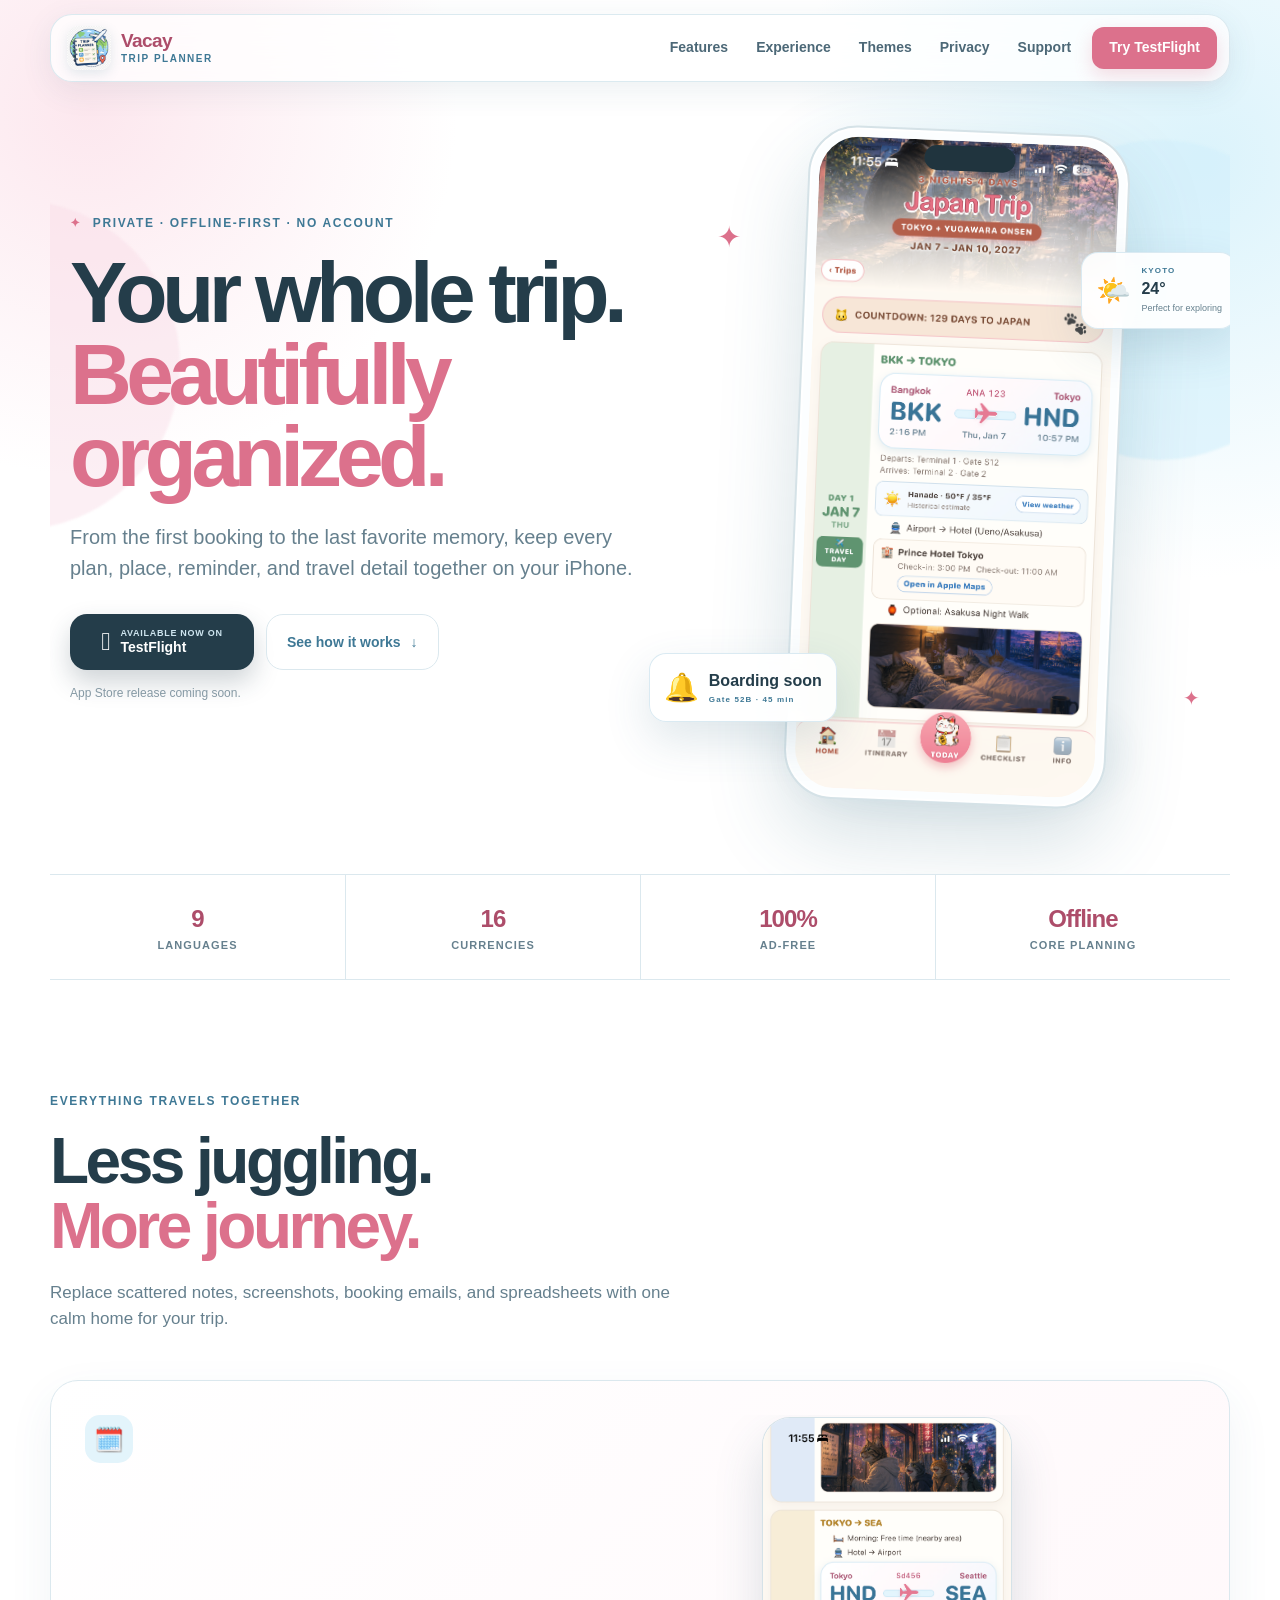
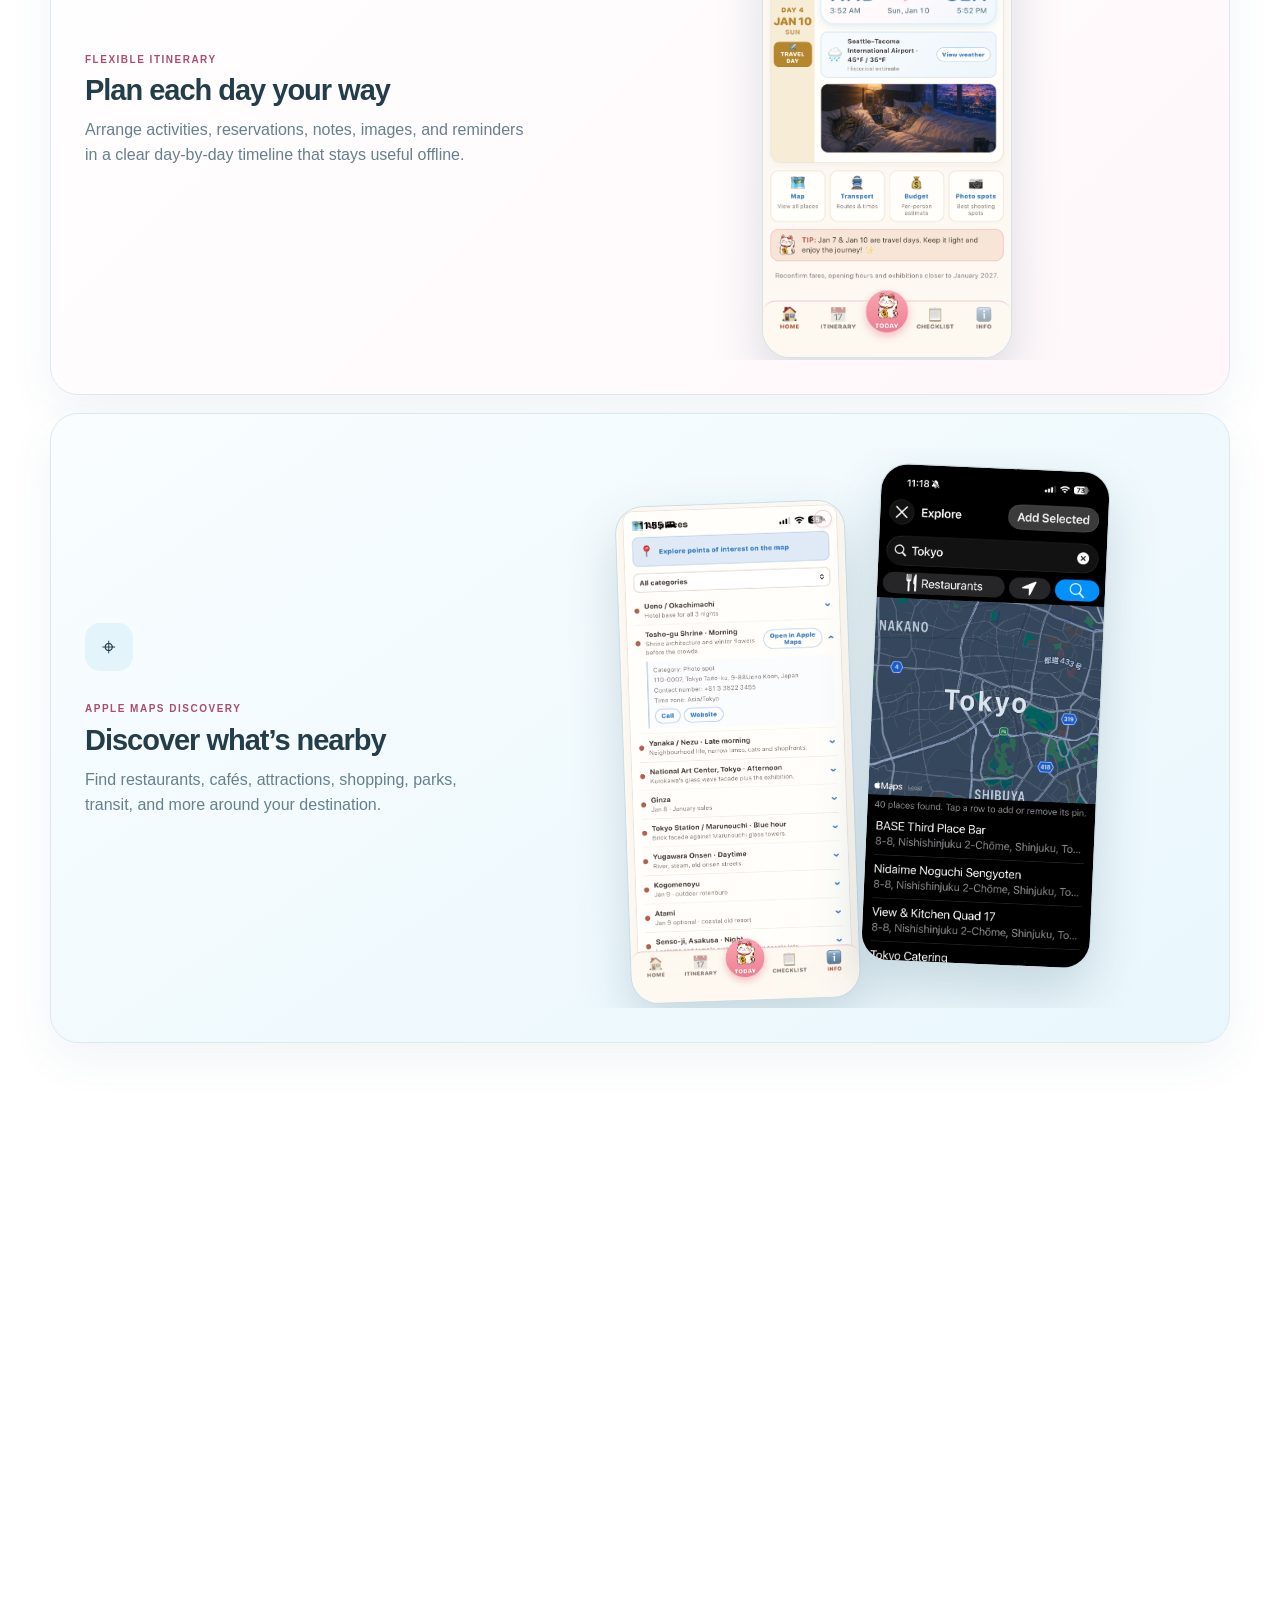
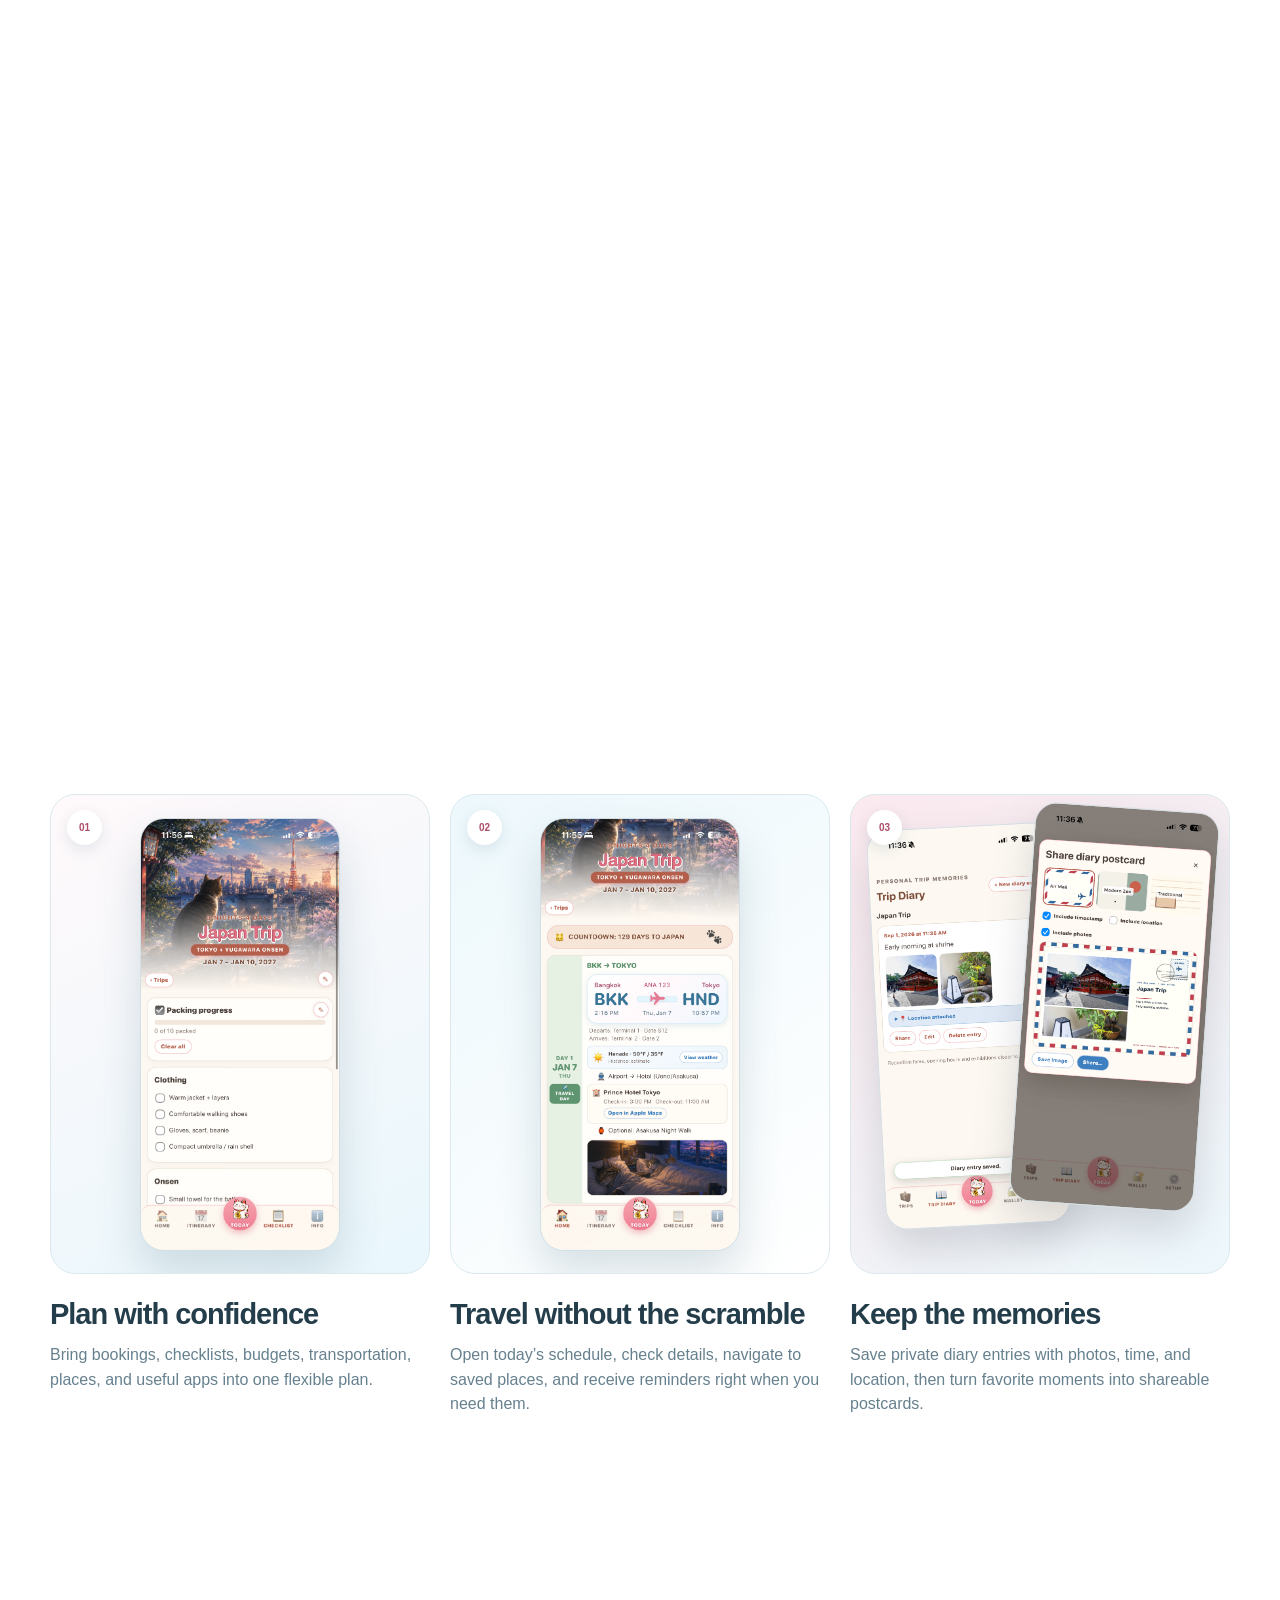
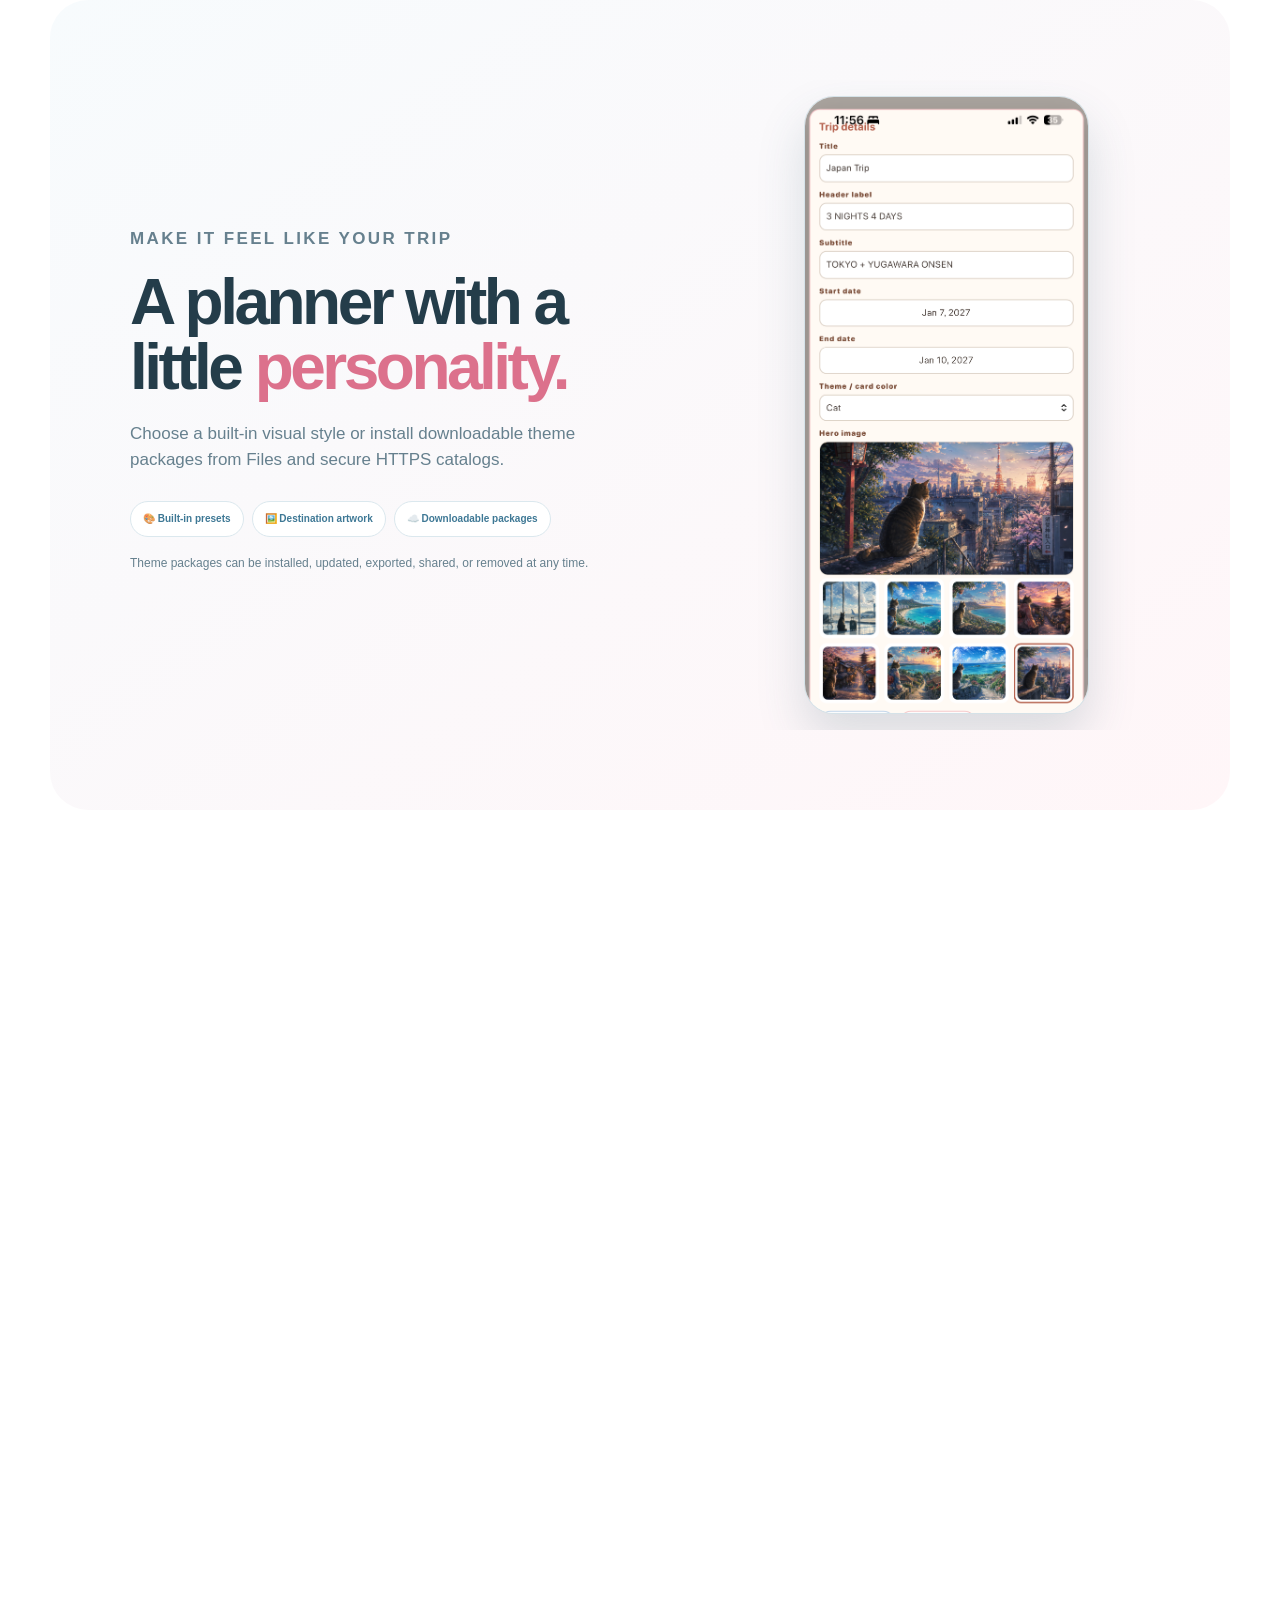
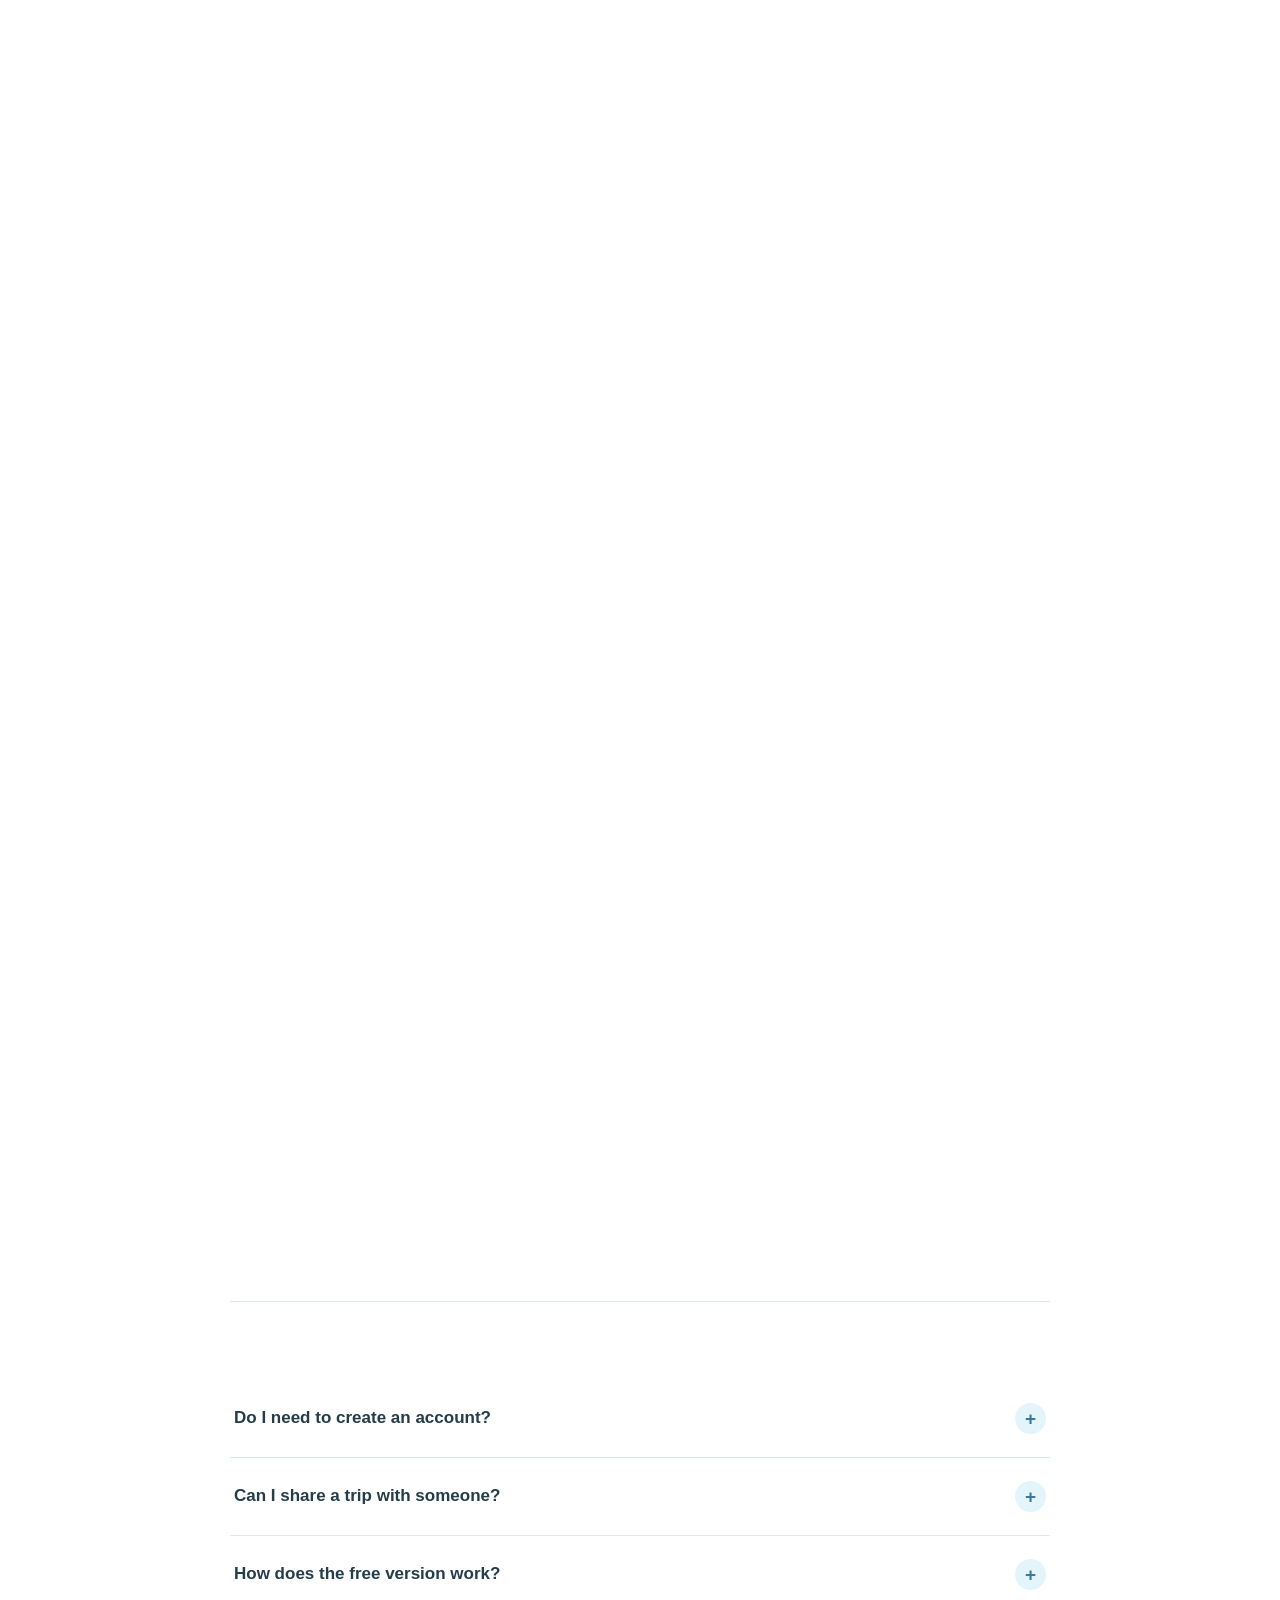
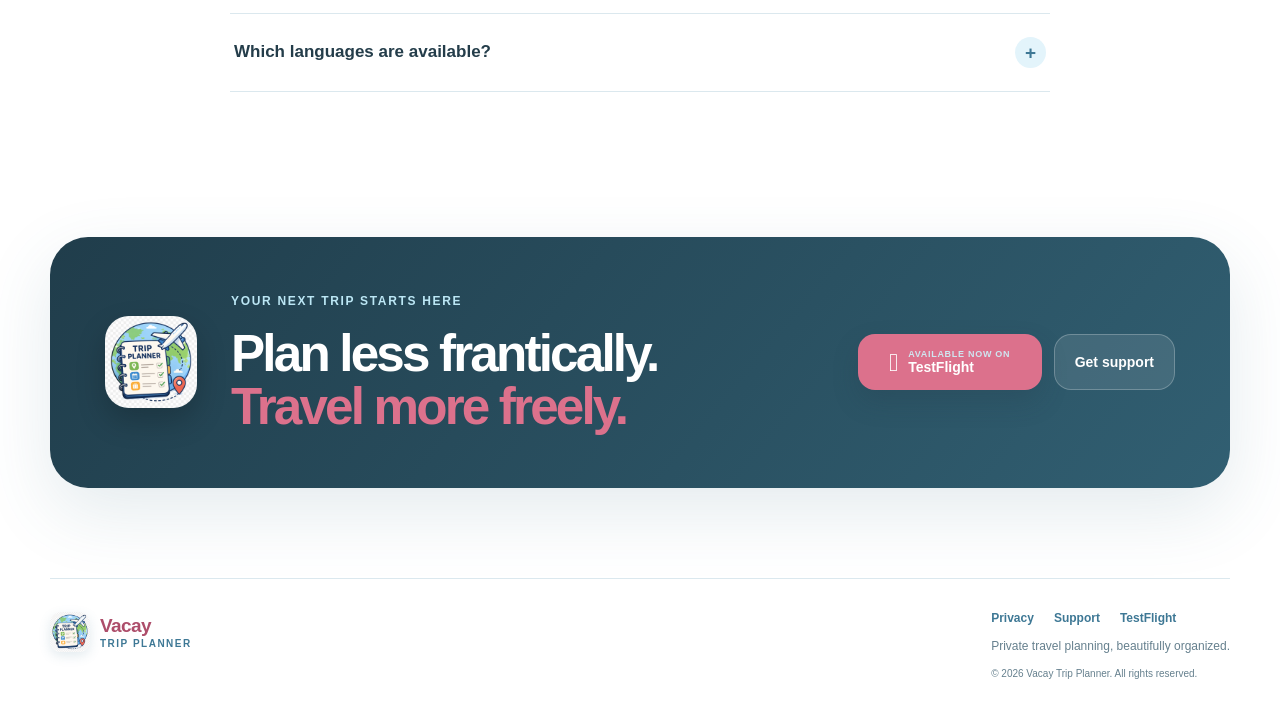
<file: index.html>
<!doctype html>
<html lang="en">
<head>
  <meta charset="utf-8">
  <meta name="viewport" content="width=device-width,initial-scale=1">
  <meta name="theme-color" content="#fff9fb">
  <meta name="description" content="Vacay Trip Planner is a private, offline-first iPhone travel organizer for itineraries, reservations, maps, weather, budgets, reminders, and memories.">
  <link rel="canonical" href="https://chrishuangcf.github.io/vacay-trip-planner/">
  <link rel="icon" href="images/app-icon.png" type="image/png">
  <link rel="apple-touch-icon" href="images/app-icon.png">
  <link rel="stylesheet" href="styles.css">
  <meta property="og:type" content="website">
  <meta property="og:title" content="Vacay Trip Planner">
  <meta property="og:description" content="Every detail of your trip, beautifully in one place. Private and offline-first.">
  <meta property="og:url" content="https://chrishuangcf.github.io/vacay-trip-planner/">
  <meta property="og:image" content="https://chrishuangcf.github.io/vacay-trip-planner/images/social-preview.png">
  <meta name="twitter:card" content="summary_large_image">
  <title>Vacay Trip Planner — Your whole trip, beautifully organized</title>
  <script type="application/ld+json">
    {
      "@context": "https://schema.org",
      "@type": "MobileApplication",
      "name": "Vacay Trip Planner",
      "applicationCategory": "TravelApplication",
      "operatingSystem": "iOS",
      "description": "A private, offline-first travel planner for itineraries, reservations, maps, weather, budgets, reminders, and memories.",
      "offers": {
        "@type": "Offer",
        "price": "0",
        "priceCurrency": "USD"
      }
    }
  </script>
</head>
<body>
  <a class="skip-link" href="#main">Skip to content</a>
  <header class="site-header" data-header>
    <a class="brand" href="#top" aria-label="Vacay Trip Planner home">
      <img src="images/app-icon.png" alt="" width="44" height="44">
      <span><b>Vacay</b><small>Trip Planner</small></span>
    </a>
    <button class="menu-button" type="button" aria-expanded="false" aria-controls="site-nav" data-menu-button>
      <span></span><span></span><span></span><span class="sr-only">Open navigation</span>
    </button>
    <nav id="site-nav" class="site-nav" data-nav aria-label="Main navigation">
      <a href="#features">Features</a>
      <a href="#experience">Experience</a>
      <a href="#themes">Themes</a>
      <a href="privacy.html">Privacy</a>
      <a href="support.html">Support</a>
      <a class="nav-cta" href="https://testflight.apple.com/join/QApsMNYG">Try TestFlight</a>
    </nav>
  </header>

  <main id="main">
    <section id="top" class="hero">
      <div class="hero-orb orb-one" aria-hidden="true"></div>
      <div class="hero-orb orb-two" aria-hidden="true"></div>
      <div class="hero-copy" data-reveal>
        <p class="eyebrow"><span>✦</span> Private · Offline-first · No account</p>
        <h1>Your whole trip.<br><em>Beautifully organized.</em></h1>
        <p class="hero-lede">From the first booking to the last favorite memory, keep every plan, place, reminder, and travel detail together on your iPhone.</p>
        <div class="hero-actions">
          <a class="button button-primary" href="https://testflight.apple.com/join/QApsMNYG">
            <span class="button-icon"></span><span><small>Available now on</small>TestFlight</span>
          </a>
          <a class="button button-secondary" href="#experience">See how it works <span aria-hidden="true">↓</span></a>
        </div>
        <p class="availability" data-app-store-status>App Store release coming soon.</p>
      </div>

      <div class="hero-visual" data-reveal>
        <div class="sparkle sparkle-one" aria-hidden="true">✦</div>
        <div class="sparkle sparkle-two" aria-hidden="true">✦</div>
        <div class="phone-shadow" aria-hidden="true"></div>
        <div class="phone" aria-label="Preview of Vacay Trip Planner itinerary">
          <div class="phone-screen">
            <img class="hero-screenshot" src="images/IMG_2543_home.png" width="1206" height="2622" fetchpriority="high" alt="Vacay Trip Planner home screen showing a Japan itinerary, flight, weather, hotel, and daily activities">
          </div>
        </div>
        <div class="floating-card weather-card" aria-hidden="true">
          <span>🌤️</span><div><small>KYOTO</small><b>24°</b><em>Perfect for exploring</em></div>
        </div>
        <div class="floating-card reminder-card" aria-hidden="true">
          <span>🔔</span><div><b>Boarding soon</b><small>Gate 52B · 45 min</small></div>
        </div>
      </div>
    </section>

    <section class="proof-strip" aria-label="Highlights">
      <div><b>9</b><span>Languages</span></div>
      <div><b>16</b><span>Currencies</span></div>
      <div><b>100%</b><span>Ad-free</span></div>
      <div><b>Offline</b><span>Core planning</span></div>
    </section>

    <section id="features" class="section feature-section">
      <div class="section-heading" data-reveal>
        <p class="eyebrow">Everything travels together</p>
        <h2>Less juggling.<br><em>More journey.</em></h2>
        <p>Replace scattered notes, screenshots, booking emails, and spreadsheets with one calm home for your trip.</p>
      </div>
      <div class="feature-grid">
        <article class="feature-card feature-wide feature-itinerary" data-reveal>
          <div class="feature-icon">🗓️</div>
          <div>
            <p class="card-kicker">Flexible itinerary</p>
            <h3>Plan each day your way</h3>
            <p>Arrange activities, reservations, notes, images, and reminders in a clear day-by-day timeline that stays useful offline.</p>
          </div>
          <div class="feature-screenshot itinerary-screenshot">
            <img src="images/IMG_2545_other_tools.png" width="1206" height="2622" loading="lazy" alt="Itinerary screen showing a flight card, weather, travel tools, and trip tips">
          </div>
        </article>
        <article class="feature-card feature-wide feature-map" data-reveal>
          <div class="feature-map-copy">
            <div class="feature-icon">⌖</div>
            <p class="card-kicker">Apple Maps discovery</p>
            <h3>Discover what’s nearby</h3>
            <p>Find restaurants, cafés, attractions, shopping, parks, transit, and more around your destination.</p>
          </div>
          <div class="map-screenshots">
            <img src="images/IMG_2546_map.png" width="1206" height="2622" loading="lazy" alt="Saved trip places with contact details and Apple Maps actions">
            <img src="images/IMG_2556_map_search.png" width="1206" height="2622" loading="lazy" alt="Apple Maps discovery screen searching restaurants around Tokyo">
          </div>
        </article>
        <article class="feature-card feature-weather" data-reveal>
          <div class="feature-icon">🌤️</div>
          <p class="card-kicker">Weather-aware</p>
          <h3>Pack for the forecast</h3>
          <p>See forecasts beside your itinerary and historical estimates when your dates are further away.</p>
          <div class="feature-screenshot weather-screenshot">
            <img src="images/IMG_2544_weather.png" width="1206" height="2622" loading="lazy" alt="Weather details showing historical daily temperature and rain estimates">
          </div>
        </article>
        <article class="feature-card feature-money" data-reveal>
          <div class="feature-icon">💱</div>
          <p class="card-kicker">Budget and currency</p>
          <h3>Know what you’re spending</h3>
          <p>Plan a travel budget and compare trip costs in local and home currencies with live exchange rates.</p>
          <div class="budget-demo" aria-hidden="true"><span></span><span></span><span></span><b>$2,480</b><small>TRIP TARGET</small></div>
        </article>
        <article class="feature-card feature-wide feature-private" data-reveal>
          <div class="private-copy">
            <div class="feature-icon">🔐</div>
            <p class="card-kicker">Private by design</p>
            <h3>Your plans belong to you</h3>
            <p>No advertising account is required. Core plans stay on your device, while sensitive Travel Wallet records are encrypted and can be protected with Face ID.</p>
            <a href="privacy.html">Read our privacy policy <span aria-hidden="true">→</span></a>
          </div>
          <div class="privacy-badges" aria-hidden="true">
            <span>✓ No ads</span><span>✓ No tracking</span><span>✓ Face ID</span><span>✓ Encrypted Wallet</span>
          </div>
        </article>
      </div>
    </section>

    <section id="experience" class="section experience-section">
      <div class="section-heading centered" data-reveal>
        <p class="eyebrow">Before, during, and after</p>
        <h2>One app for the <em>whole story.</em></h2>
      </div>
      <div class="experience-grid">
        <article data-reveal>
          <span class="step-number">01</span>
          <div class="experience-visual planning-visual">
            <img class="story-screenshot" src="images/IMG_2549_packing_list.png" width="1206" height="2622" loading="lazy" alt="Trip packing checklist organized by category">
          </div>
          <h3>Plan with confidence</h3>
          <p>Bring bookings, checklists, budgets, transportation, places, and useful apps into one flexible plan.</p>
        </article>
        <article data-reveal>
          <span class="step-number">02</span>
          <div class="experience-visual travel-visual">
            <img class="story-screenshot" src="images/IMG_2543_home.png" width="1206" height="2622" loading="lazy" alt="Active trip dashboard with flight, weather, hotel, and itinerary details">
          </div>
          <h3>Travel without the scramble</h3>
          <p>Open today’s schedule, check details, navigate to saved places, and receive reminders right when you need them.</p>
        </article>
        <article data-reveal>
          <span class="step-number">03</span>
          <div class="experience-visual memory-visual">
            <img class="diary-screen" src="images/IMG_2560_diary.png" width="1206" height="2622" loading="lazy" alt="Private diary entry with trip photos and location">
            <img class="postcard-screen" src="images/IMG_2559_share_epostcard.png" width="1206" height="2622" loading="lazy" alt="Customizable travel postcard ready to share">
          </div>
          <h3>Keep the memories</h3>
          <p>Save private diary entries with photos, time, and location, then turn favorite moments into shareable postcards.</p>
        </article>
      </div>
    </section>

    <section id="themes" class="section themes-section">
      <div class="themes-copy" data-reveal>
        <p class="eyebrow">Make it feel like your trip</p>
        <h2>A planner with a little <em>personality.</em></h2>
        <p>Choose a built-in visual style or install downloadable theme packages from Files and secure HTTPS catalogs.</p>
        <div class="theme-benefits">
          <span>🎨 Built-in presets</span>
          <span>🖼️ Destination artwork</span>
          <span>☁️ Downloadable packages</span>
        </div>
        <p class="theme-note">Theme packages can be installed, updated, exported, shared, or removed at any time.</p>
      </div>
      <div class="feature-screenshot theme-editor-screenshot" data-reveal>
        <img src="images/IMG_2550_editor.png" width="1206" height="2622" loading="lazy" alt="Trip editor showing customizable dates, Cat theme selection, and destination artwork">
      </div>
    </section>

    <section class="section tools-section">
      <div class="section-heading centered" data-reveal>
        <p class="eyebrow">The thoughtful details</p>
        <h2>Small tools. <em>Big relief.</em></h2>
      </div>
      <div class="tools-screenshots" data-reveal>
        <figure>
          <img src="images/IMG_2545_other_tools.png" width="1206" height="2622" loading="lazy" alt="Itinerary showing flight, weather, map, transport, budget, and photo spot tools">
          <figcaption><b>Everything within reach</b><span>Jump from today’s plans to the tools that keep your trip moving.</span></figcaption>
        </figure>
        <figure>
          <img src="images/IMG_2547_budget_transport.png" width="1206" height="2622" loading="lazy" alt="Transportation and per-person budget planning tables">
          <figcaption><b>Practical planning built in</b><span>Keep routes, travel times, fares, and budgets clear in both currencies.</span></figcaption>
        </figure>
      </div>
      <div class="tool-chips" data-reveal>
        <span>✈ Detailed flight cards</span><span>🏨 Hotel reservations</span><span>🔔 Event reminders</span>
        <span>📌 Saved places</span><span>🧳 Packing checklists</span><span>🚆 Transportation plans</span>
        <span>💌 Shareable postcards</span><span>📦 JSON and Markdown backups</span><span>📤 Portable itineraries</span>
        <span>🌐 Nine interface languages</span><span>🎨 Downloadable themes</span><span>⭐ One-time unlimited upgrade</span>
      </div>
    </section>

    <section class="section privacy-callout privacy-showcase" data-reveal>
      <div class="privacy-callout-copy">
        <div class="privacy-mark">🔒</div>
        <p class="eyebrow">Built for private journeys</p>
        <h2>No account. No ads.<br><em>No travel profile.</em></h2>
        <p>Your itinerary is not uploaded to a Vacay Trip Planner account or advertising service. Optional online tools only receive the information needed to answer your request.</p>
        <a class="button button-secondary" href="privacy.html">Understand your privacy</a>
      </div>
      <div class="privacy-screenshots">
        <figure>
          <img src="images/IMG_2551_secure_wallet.png" width="1206" height="2622" loading="lazy" alt="Encrypted Travel Wallet unlock screen with Face ID support">
          <figcaption>Encrypted Wallet</figcaption>
        </figure>
        <figure>
          <img src="images/IMG_2560_diary.png" width="1206" height="2622" loading="lazy" alt="Private trip diary entry with photos and an attached location">
          <figcaption>Private Trip Diary</figcaption>
        </figure>
        <figure>
          <img src="images/IMG_2559_share_epostcard.png" width="1206" height="2622" loading="lazy" alt="Diary postcard sharing screen with customizable content">
          <figcaption>Shareable Postcards</figcaption>
        </figure>
      </div>
    </section>

    <section class="section faq-section">
      <div class="section-heading centered" data-reveal>
        <p class="eyebrow">Good to know</p>
        <h2>Frequently asked <em>questions.</em></h2>
      </div>
      <div class="faq-list">
        <details data-reveal>
          <summary>Does the app work without internet?<span>+</span></summary>
          <p>Yes. Core itinerary planning and saved trip details remain available offline. Live weather, exchange rates, online map details, theme downloads, and some sharing actions require a connection.</p>
        </details>
        <details data-reveal>
          <summary>Do I need to create an account?<span>+</span></summary>
          <p>No. You can begin planning immediately without registering an account.</p>
        </details>
        <details data-reveal>
          <summary>Can I share a trip with someone?<span>+</span></summary>
          <p>Yes. Export a portable .vacaytrip file through Email, Messages, AirDrop, or Files. Private Wallet records, personal settings, diary entries, and photos are excluded.</p>
        </details>
        <details data-reveal>
          <summary>How does the free version work?<span>+</span></summary>
          <p>The free version supports one active trip. A one-time in-app purchase unlocks unlimited trips.</p>
        </details>
        <details data-reveal>
          <summary>Which languages are available?<span>+</span></summary>
          <p>English, Japanese, Vietnamese, Traditional Chinese, Simplified Chinese, Russian, Spanish, Italian, and French.</p>
        </details>
      </div>
    </section>

    <section class="closing-cta">
      <img src="images/app-icon.png" alt="Vacay Trip Planner icon" width="92" height="92" data-reveal>
      <div data-reveal>
        <p class="eyebrow">Your next trip starts here</p>
        <h2>Plan less frantically.<br><em>Travel more freely.</em></h2>
      </div>
      <div class="hero-actions" data-reveal>
        <a class="button button-primary" href="https://testflight.apple.com/join/QApsMNYG">
          <span class="button-icon"></span><span><small>Available now on</small>TestFlight</span>
        </a>
        <a class="button button-secondary" href="support.html">Get support</a>
      </div>
    </section>
  </main>

  <footer>
    <a class="brand footer-brand" href="#top">
      <img src="images/app-icon.png" alt="" width="40" height="40">
      <span><b>Vacay</b><small>Trip Planner</small></span>
    </a>
    <p>Private travel planning, beautifully organized.</p>
    <nav aria-label="Footer">
      <a href="privacy.html">Privacy</a>
      <a href="support.html">Support</a>
      <a href="https://testflight.apple.com/join/QApsMNYG">TestFlight</a>
    </nav>
    <small>© <span data-year>2026</span> Vacay Trip Planner. All rights reserved.</small>
  </footer>

  <script src="script.js" defer></script>
</body>
</html>
</file>
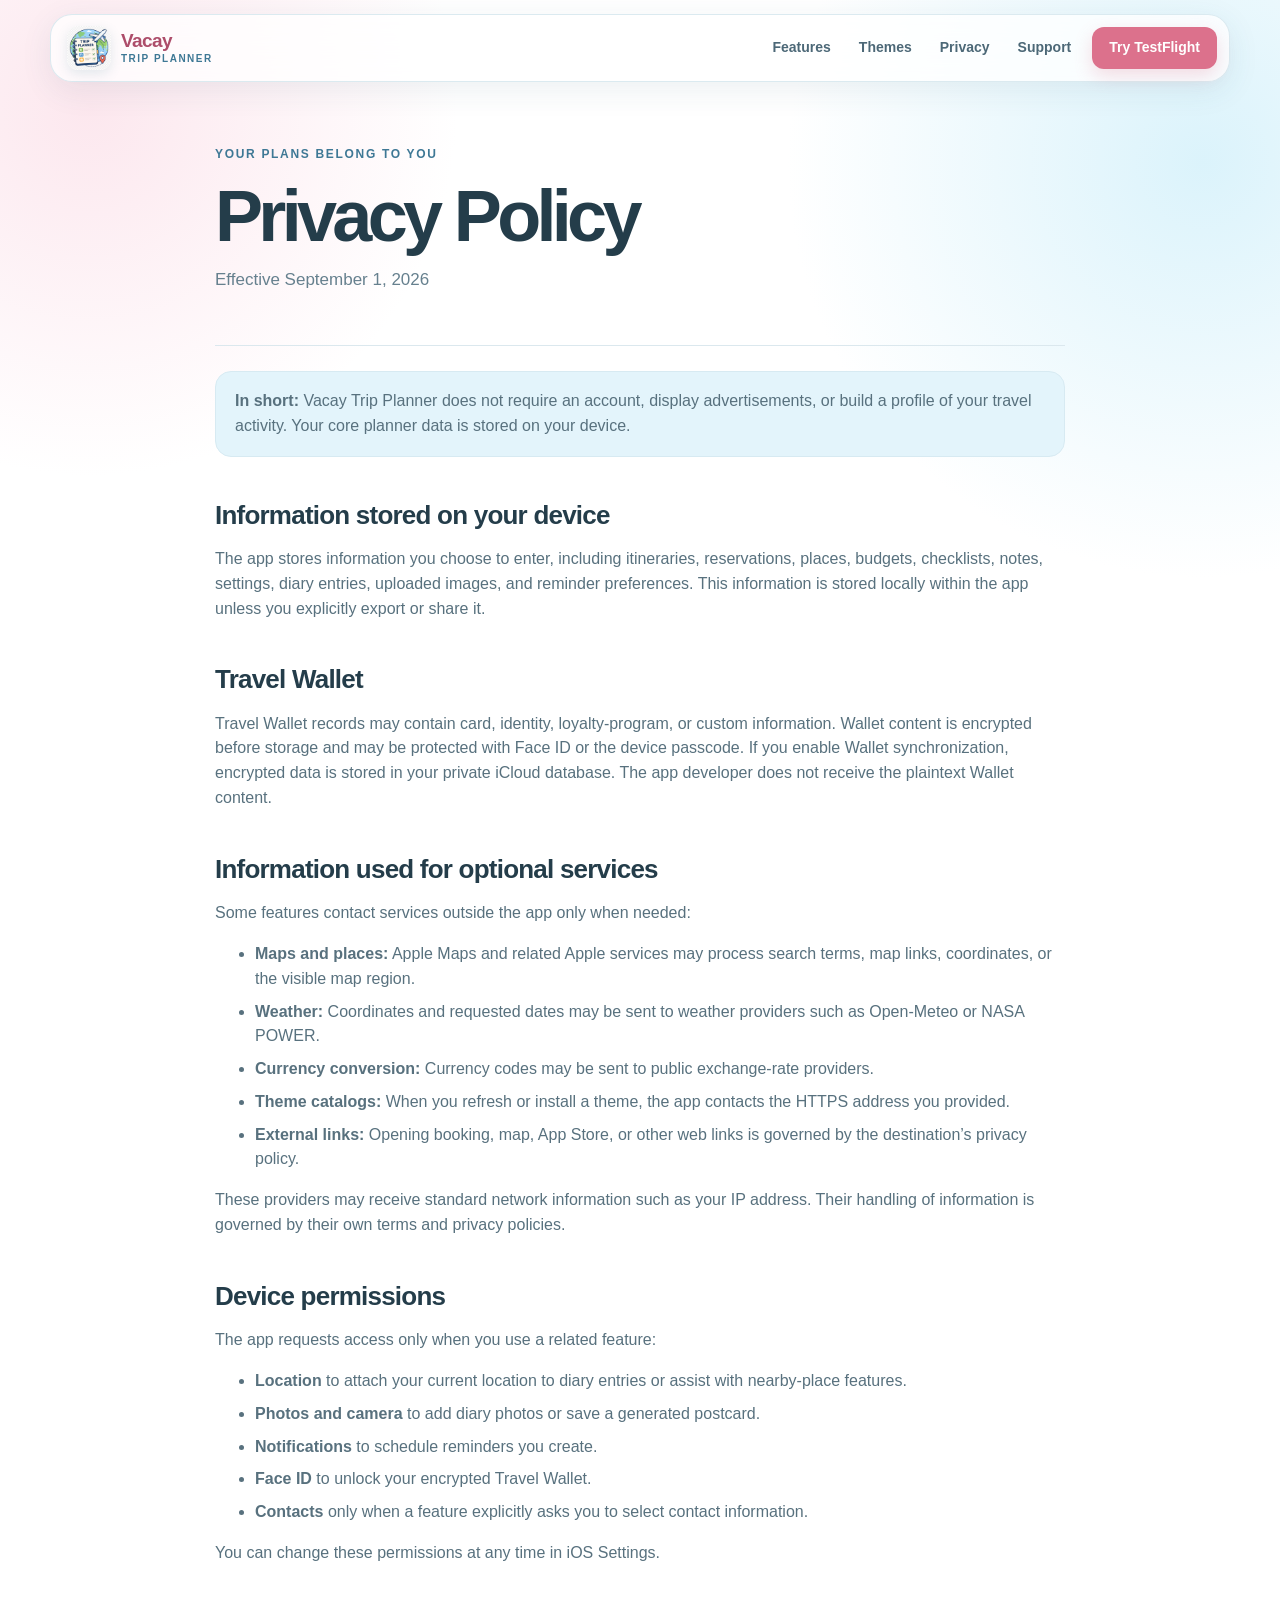
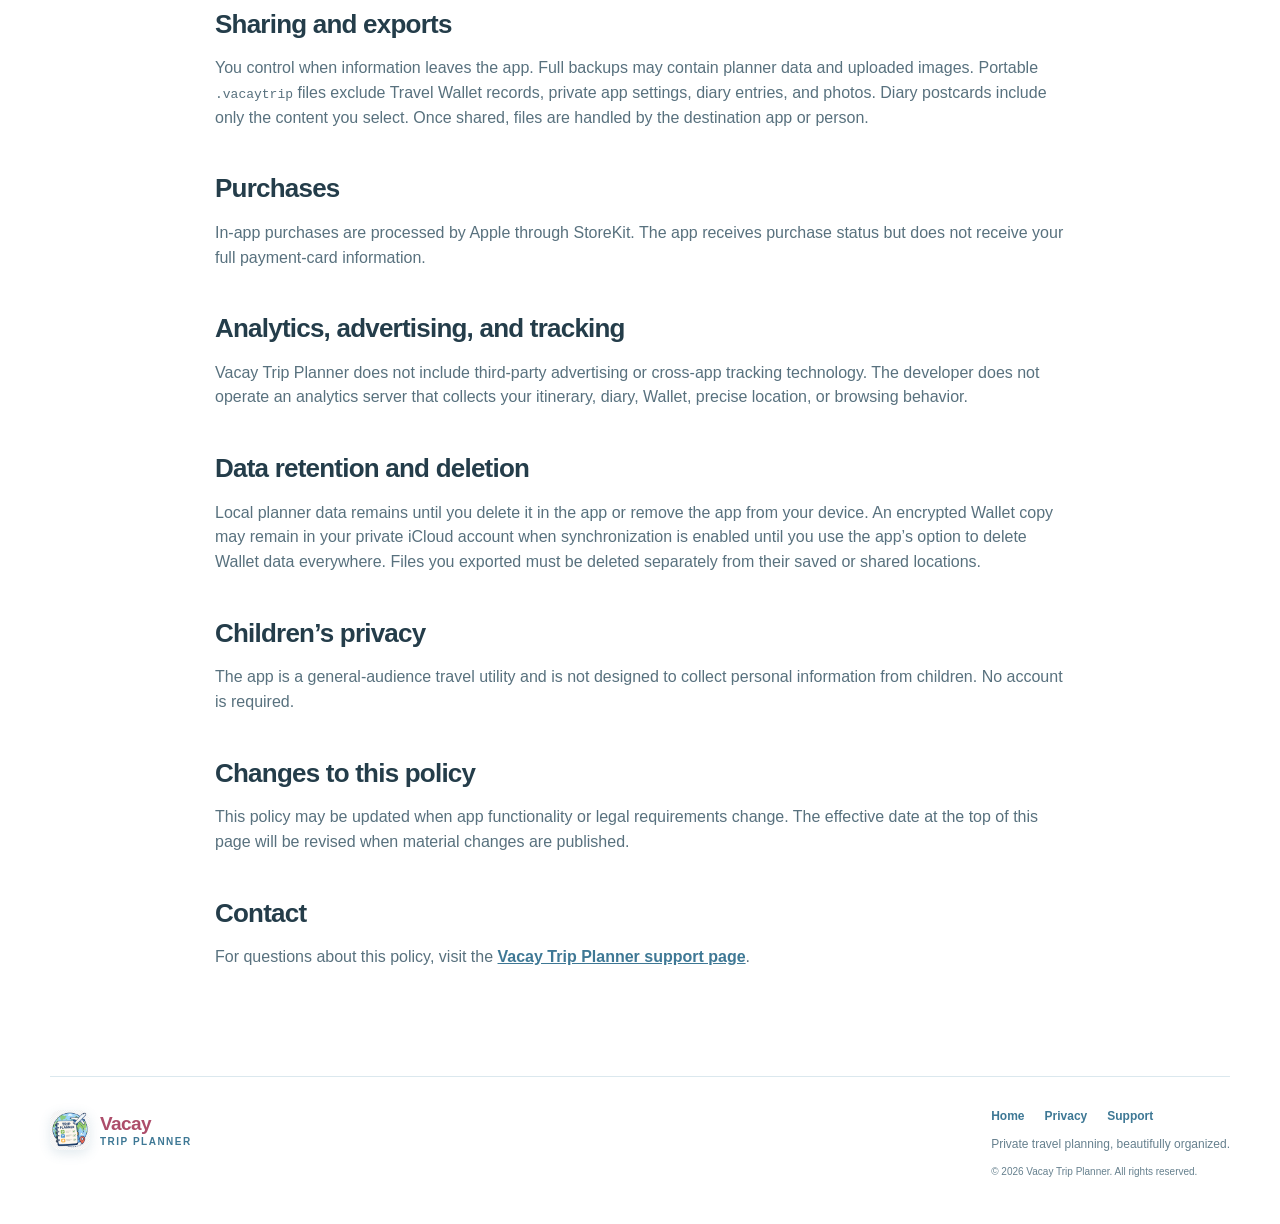
<file: privacy.html>
<!doctype html>
<html lang="en">
<head>
  <meta charset="utf-8">
  <meta name="viewport" content="width=device-width,initial-scale=1">
  <meta name="theme-color" content="#f9fdff">
  <meta name="description" content="Privacy Policy for Vacay Trip Planner.">
  <link rel="canonical" href="https://chrishuangcf.github.io/vacay-trip-planner/privacy.html">
  <link rel="icon" href="images/app-icon.png" type="image/png">
  <link rel="stylesheet" href="styles.css">
  <title>Privacy Policy — Vacay Trip Planner</title>
</head>
<body class="legal-page">
  <a class="skip-link" href="#main">Skip to content</a>
  <header class="site-header" data-header>
    <a class="brand" href="index.html">
      <img src="images/app-icon.png" alt="" width="44" height="44">
      <span><b>Vacay</b><small>Trip Planner</small></span>
    </a>
    <button class="menu-button" type="button" aria-expanded="false" aria-controls="site-nav" data-menu-button>
      <span></span><span></span><span></span><span class="sr-only">Open navigation</span>
    </button>
    <nav id="site-nav" class="site-nav" data-nav aria-label="Main navigation">
      <a href="index.html#features">Features</a>
      <a href="index.html#themes">Themes</a>
      <a href="privacy.html" aria-current="page">Privacy</a>
      <a href="support.html">Support</a>
      <a class="nav-cta" href="https://testflight.apple.com/join/QApsMNYG">Try TestFlight</a>
    </nav>
  </header>

  <main id="main" class="legal-main">
    <header class="legal-hero">
      <p class="eyebrow">Your plans belong to you</p>
      <h1>Privacy Policy</h1>
      <p>Effective September 1, 2026</p>
    </header>
    <article class="legal-content">
      <p class="legal-note"><strong>In short:</strong> Vacay Trip Planner does not require an account, display advertisements, or build a profile of your travel activity. Your core planner data is stored on your device.</p>

      <h2>Information stored on your device</h2>
      <p>The app stores information you choose to enter, including itineraries, reservations, places, budgets, checklists, notes, settings, diary entries, uploaded images, and reminder preferences. This information is stored locally within the app unless you explicitly export or share it.</p>

      <h2>Travel Wallet</h2>
      <p>Travel Wallet records may contain card, identity, loyalty-program, or custom information. Wallet content is encrypted before storage and may be protected with Face ID or the device passcode. If you enable Wallet synchronization, encrypted data is stored in your private iCloud database. The app developer does not receive the plaintext Wallet content.</p>

      <h2>Information used for optional services</h2>
      <p>Some features contact services outside the app only when needed:</p>
      <ul>
        <li><strong>Maps and places:</strong> Apple Maps and related Apple services may process search terms, map links, coordinates, or the visible map region.</li>
        <li><strong>Weather:</strong> Coordinates and requested dates may be sent to weather providers such as Open-Meteo or NASA POWER.</li>
        <li><strong>Currency conversion:</strong> Currency codes may be sent to public exchange-rate providers.</li>
        <li><strong>Theme catalogs:</strong> When you refresh or install a theme, the app contacts the HTTPS address you provided.</li>
        <li><strong>External links:</strong> Opening booking, map, App Store, or other web links is governed by the destination’s privacy policy.</li>
      </ul>
      <p>These providers may receive standard network information such as your IP address. Their handling of information is governed by their own terms and privacy policies.</p>

      <h2>Device permissions</h2>
      <p>The app requests access only when you use a related feature:</p>
      <ul>
        <li><strong>Location</strong> to attach your current location to diary entries or assist with nearby-place features.</li>
        <li><strong>Photos and camera</strong> to add diary photos or save a generated postcard.</li>
        <li><strong>Notifications</strong> to schedule reminders you create.</li>
        <li><strong>Face ID</strong> to unlock your encrypted Travel Wallet.</li>
        <li><strong>Contacts</strong> only when a feature explicitly asks you to select contact information.</li>
      </ul>
      <p>You can change these permissions at any time in iOS Settings.</p>

      <h2>Sharing and exports</h2>
      <p>You control when information leaves the app. Full backups may contain planner data and uploaded images. Portable <code>.vacaytrip</code> files exclude Travel Wallet records, private app settings, diary entries, and photos. Diary postcards include only the content you select. Once shared, files are handled by the destination app or person.</p>

      <h2>Purchases</h2>
      <p>In-app purchases are processed by Apple through StoreKit. The app receives purchase status but does not receive your full payment-card information.</p>

      <h2>Analytics, advertising, and tracking</h2>
      <p>Vacay Trip Planner does not include third-party advertising or cross-app tracking technology. The developer does not operate an analytics server that collects your itinerary, diary, Wallet, precise location, or browsing behavior.</p>

      <h2>Data retention and deletion</h2>
      <p>Local planner data remains until you delete it in the app or remove the app from your device. An encrypted Wallet copy may remain in your private iCloud account when synchronization is enabled until you use the app’s option to delete Wallet data everywhere. Files you exported must be deleted separately from their saved or shared locations.</p>

      <h2>Children’s privacy</h2>
      <p>The app is a general-audience travel utility and is not designed to collect personal information from children. No account is required.</p>

      <h2>Changes to this policy</h2>
      <p>This policy may be updated when app functionality or legal requirements change. The effective date at the top of this page will be revised when material changes are published.</p>

      <h2>Contact</h2>
      <p>For questions about this policy, visit the <a href="support.html">Vacay Trip Planner support page</a>.</p>
    </article>
  </main>

  <footer>
    <a class="brand footer-brand" href="index.html">
      <img src="images/app-icon.png" alt="" width="40" height="40">
      <span><b>Vacay</b><small>Trip Planner</small></span>
    </a>
    <p>Private travel planning, beautifully organized.</p>
    <nav aria-label="Footer"><a href="index.html">Home</a><a href="privacy.html">Privacy</a><a href="support.html">Support</a></nav>
    <small>© <span data-year>2026</span> Vacay Trip Planner. All rights reserved.</small>
  </footer>
  <script src="script.js" defer></script>
</body>
</html>
</file>
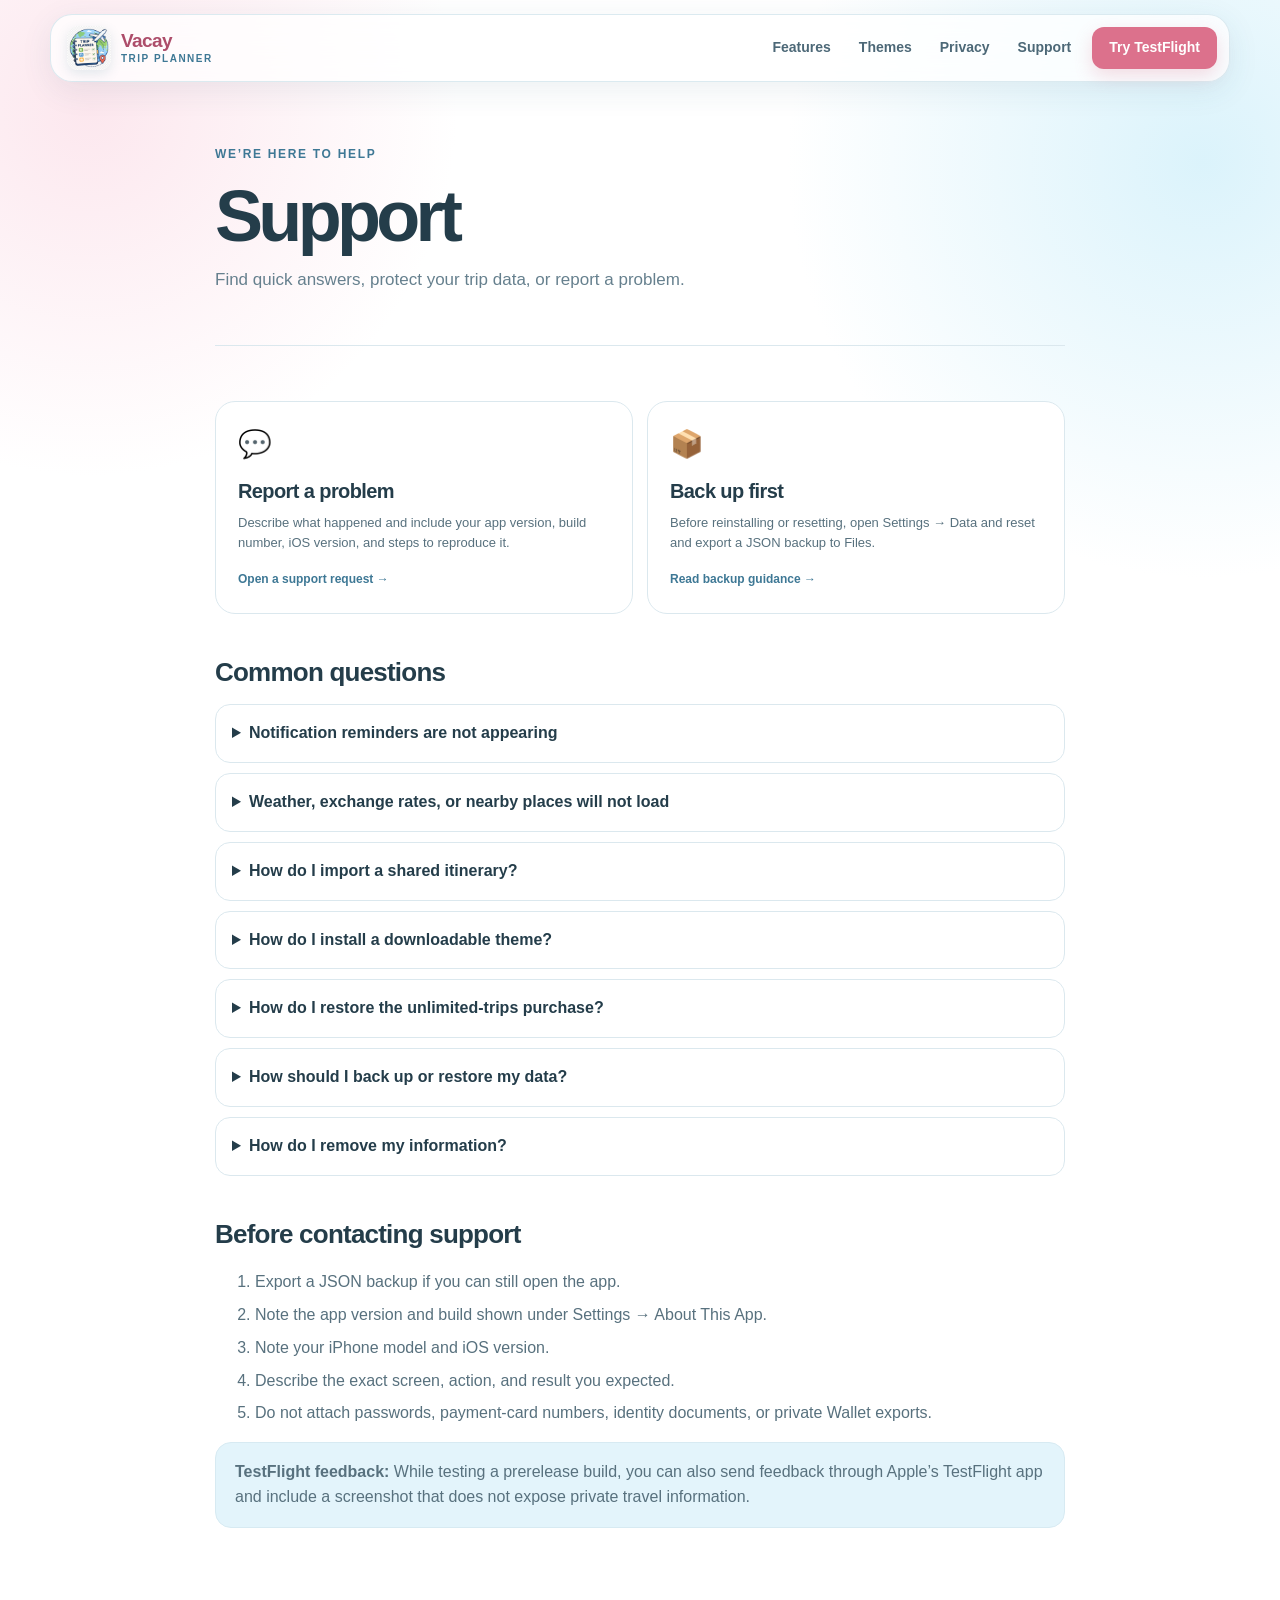
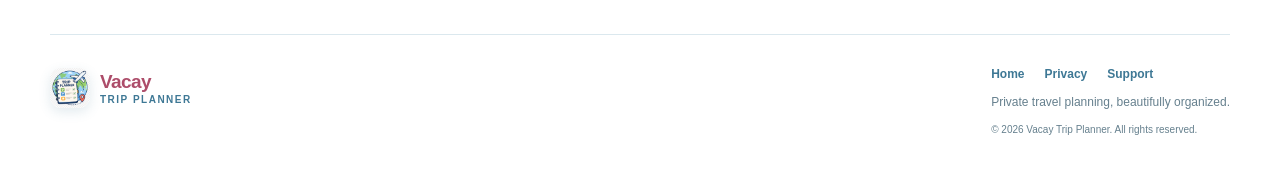
<file: support.html>
<!doctype html>
<html lang="en">
<head>
  <meta charset="utf-8">
  <meta name="viewport" content="width=device-width,initial-scale=1">
  <meta name="theme-color" content="#f9fdff">
  <meta name="description" content="Help and support for Vacay Trip Planner.">
  <link rel="canonical" href="https://chrishuangcf.github.io/vacay-trip-planner/support.html">
  <link rel="icon" href="images/app-icon.png" type="image/png">
  <link rel="stylesheet" href="styles.css">
  <title>Support — Vacay Trip Planner</title>
</head>
<body class="legal-page">
  <a class="skip-link" href="#main">Skip to content</a>
  <header class="site-header" data-header>
    <a class="brand" href="index.html">
      <img src="images/app-icon.png" alt="" width="44" height="44">
      <span><b>Vacay</b><small>Trip Planner</small></span>
    </a>
    <button class="menu-button" type="button" aria-expanded="false" aria-controls="site-nav" data-menu-button>
      <span></span><span></span><span></span><span class="sr-only">Open navigation</span>
    </button>
    <nav id="site-nav" class="site-nav" data-nav aria-label="Main navigation">
      <a href="index.html#features">Features</a>
      <a href="index.html#themes">Themes</a>
      <a href="privacy.html">Privacy</a>
      <a href="support.html" aria-current="page">Support</a>
      <a class="nav-cta" href="https://testflight.apple.com/join/QApsMNYG">Try TestFlight</a>
    </nav>
  </header>

  <main id="main" class="legal-main">
    <header class="legal-hero">
      <p class="eyebrow">We’re here to help</p>
      <h1>Support</h1>
      <p>Find quick answers, protect your trip data, or report a problem.</p>
    </header>
    <article class="legal-content">
      <div class="support-grid">
        <section class="support-card">
          <span>💬</span>
          <h2>Report a problem</h2>
          <p>Describe what happened and include your app version, build number, iOS version, and steps to reproduce it.</p>
          <a href="https://github.com/chrishuangcf/vacay-trip-planner/issues/new">Open a support request →</a>
        </section>
        <section class="support-card">
          <span>📦</span>
          <h2>Back up first</h2>
          <p>Before reinstalling or resetting, open Settings → Data and reset and export a JSON backup to Files.</p>
          <a href="#backups">Read backup guidance →</a>
        </section>
      </div>

      <h2>Common questions</h2>
      <div class="troubleshooting">
        <details>
          <summary>Notification reminders are not appearing</summary>
          <p>Turn on “Notify me” for the reservation or activity, choose the reminder timing, and allow notifications when prompted. You can also open iOS Settings → Notifications → Vacay Trip Planner and confirm that notifications are allowed. A reservation needs a valid date and time before its reminder can be scheduled.</p>
        </details>
        <details>
          <summary>Weather, exchange rates, or nearby places will not load</summary>
          <p>Confirm that the device is online. Weather and nearby-place results also require a valid destination or saved coordinates. Core saved itinerary details continue to work offline.</p>
        </details>
        <details>
          <summary>How do I import a shared itinerary?</summary>
          <p>Open a <code>.vacaytrip</code> file from Apple Files, Mail, Messages, or another share source and choose Vacay Trip Planner. Review the trip preview before importing it. The free version may ask to replace its current trip.</p>
        </details>
        <details>
          <summary>How do I install a downloadable theme?</summary>
          <p>In the app, open Settings → Theme Presets. Paste a valid HTTPS catalog address, tap Refresh catalog, and then tap Install. You can also download a <code>.vacaytheme</code> file, tap Import theme file, and select it from Apple Files.</p>
        </details>
        <details>
          <summary>How do I restore the unlimited-trips purchase?</summary>
          <p>Open Settings → Unlimited trips and tap Restore purchase while signed into the same Apple Account used for the original purchase.</p>
        </details>
        <details id="backups">
          <summary>How should I back up or restore my data?</summary>
          <p>Open Settings → Data and reset. JSON is the complete machine-readable backup format. Markdown is useful for readable exports. Keep backup files in a private, trusted location because a full backup may contain personal trip information.</p>
        </details>
        <details>
          <summary>How do I remove my information?</summary>
          <p>Use Settings → Data and reset to clear planner data. Travel Wallet includes a separate option to remove encrypted Wallet information everywhere. Delete exported files separately from Files, cloud storage, messages, or other destinations.</p>
        </details>
      </div>

      <h2>Before contacting support</h2>
      <ol>
        <li>Export a JSON backup if you can still open the app.</li>
        <li>Note the app version and build shown under Settings → About This App.</li>
        <li>Note your iPhone model and iOS version.</li>
        <li>Describe the exact screen, action, and result you expected.</li>
        <li>Do not attach passwords, payment-card numbers, identity documents, or private Wallet exports.</li>
      </ol>

      <p class="legal-note"><strong>TestFlight feedback:</strong> While testing a prerelease build, you can also send feedback through Apple’s TestFlight app and include a screenshot that does not expose private travel information.</p>
    </article>
  </main>

  <footer>
    <a class="brand footer-brand" href="index.html">
      <img src="images/app-icon.png" alt="" width="40" height="40">
      <span><b>Vacay</b><small>Trip Planner</small></span>
    </a>
    <p>Private travel planning, beautifully organized.</p>
    <nav aria-label="Footer"><a href="index.html">Home</a><a href="privacy.html">Privacy</a><a href="support.html">Support</a></nav>
    <small>© <span data-year>2026</span> Vacay Trip Planner. All rights reserved.</small>
  </footer>
  <script src="script.js" defer></script>
</body>
</html>
</file>
<file: styles.css>
:root{
  --ink:#243d4a;
  --muted:#66808e;
  --pink:#dc718c;
  --pink-deep:#ad4d6a;
  --pink-soft:#fce7ed;
  --blue:#3e7895;
  --blue-soft:#e3f4fb;
  --line:#dbe8ee;
  --cream:#fffaf7;
  --white:#fff;
  --shadow:0 24px 70px rgba(61,111,134,.14);
  --radius:28px;
  --max:1180px;
}

*{box-sizing:border-box}
html{max-width:100%;overflow-x:hidden;scroll-behavior:smooth}
body{
  max-width:100%;
  margin:0;
  overflow-x:hidden;
  background:#fff;
  color:var(--ink);
  font-family:-apple-system,BlinkMacSystemFont,"SF Pro Display","Segoe UI",sans-serif;
  line-height:1.55;
  -webkit-font-smoothing:antialiased;
}
body::before{
  content:"";
  position:fixed;
  inset:0;
  z-index:-3;
  background:
    radial-gradient(circle at 7% 12%,rgba(251,220,230,.68),transparent 23rem),
    radial-gradient(circle at 94% 18%,rgba(207,239,250,.75),transparent 26rem),
    #fff;
}
a{color:inherit}
img{display:block;max-width:100%;height:auto}
button,input{font:inherit}
button,a{-webkit-tap-highlight-color:transparent}
.sr-only{
  position:absolute!important;
  width:1px!important;
  height:1px!important;
  padding:0!important;
  margin:-1px!important;
  overflow:hidden!important;
  clip:rect(0,0,0,0)!important;
  white-space:nowrap!important;
  border:0!important;
}
.skip-link{
  position:fixed;
  left:16px;
  top:-80px;
  z-index:100;
  padding:10px 14px;
  border-radius:10px;
  background:var(--ink);
  color:#fff;
  text-decoration:none;
  font-weight:800;
}
.skip-link:focus{top:16px}

.site-header{
  position:fixed;
  top:14px;
  left:50%;
  z-index:50;
  width:min(calc(100% - 32px),var(--max));
  min-height:68px;
  display:flex;
  align-items:center;
  justify-content:space-between;
  padding:10px 12px 10px 16px;
  border:1px solid rgba(212,230,237,.82);
  border-radius:22px;
  background:rgba(255,255,255,.76);
  box-shadow:0 8px 32px rgba(47,94,115,.09);
  backdrop-filter:blur(18px);
  -webkit-backdrop-filter:blur(18px);
  transform:translateX(-50%);
  transition:box-shadow .25s ease,background .25s ease;
}
.site-header.scrolled{
  background:rgba(255,255,255,.94);
  box-shadow:0 10px 35px rgba(47,94,115,.15);
}
.brand{
  display:inline-flex;
  align-items:center;
  gap:10px;
  text-decoration:none;
}
.brand img{border-radius:11px;box-shadow:0 4px 12px rgba(81,132,153,.16)}
.brand span{display:flex;flex-direction:column;line-height:1.05}
.brand b{font-size:19px;letter-spacing:-.03em;color:var(--pink-deep)}
.brand small{
  margin-top:3px;
  color:var(--blue);
  font-size:10px;
  font-weight:850;
  letter-spacing:.15em;
  text-transform:uppercase;
}
.site-nav{display:flex;align-items:center;gap:4px}
.site-nav a{
  padding:10px 12px;
  border-radius:12px;
  color:#4c6877;
  font-size:14px;
  font-weight:700;
  text-decoration:none;
  transition:color .2s ease,background .2s ease,transform .2s ease;
}
.site-nav a:hover{background:var(--blue-soft);color:var(--blue);transform:translateY(-1px)}
.site-nav .nav-cta{
  margin-left:5px;
  padding-inline:17px;
  background:var(--pink);
  color:#fff;
  box-shadow:0 7px 18px rgba(220,113,140,.24);
}
.site-nav .nav-cta:hover{background:var(--pink-deep);color:#fff}
.menu-button{
  display:none;
  width:42px;
  height:42px;
  border:0;
  border-radius:12px;
  background:var(--blue-soft);
}
.menu-button>span:not(.sr-only){
  display:block;
  width:19px;
  height:2px;
  margin:4px auto;
  border-radius:2px;
  background:var(--blue);
  transition:transform .2s ease,opacity .2s ease;
}

.hero{
  position:relative;
  width:min(calc(100% - 40px),var(--max));
  min-height:780px;
  display:grid;
  grid-template-columns:minmax(0,1fr) minmax(420px,.87fr);
  align-items:center;
  gap:52px;
  margin:0 auto;
  padding:130px 20px 70px;
  overflow:hidden;
}
.hero-copy{position:relative;z-index:2;min-width:0;padding-bottom:18px}
.eyebrow{
  margin:0 0 18px;
  color:var(--blue);
  font-size:12px;
  font-weight:900;
  letter-spacing:.14em;
  text-transform:uppercase;
}
.eyebrow span{color:var(--pink);margin-right:6px}
h1,h2,h3,p{margin-top:0}
h1{
  max-width:700px;
  margin-bottom:24px;
  font-size:clamp(54px,6.7vw,88px);
  font-weight:820;
  line-height:.96;
  letter-spacing:-.065em;
}
h1 em,h2 em{
  color:var(--pink);
  font-family:ui-rounded,"SF Pro Rounded",-apple-system,BlinkMacSystemFont,sans-serif;
  font-style:normal;
}
.hero-lede{
  max-width:600px;
  margin-bottom:30px;
  color:var(--muted);
  font-size:clamp(17px,2vw,20px);
  line-height:1.55;
}
.hero-actions{display:flex;align-items:center;gap:12px;flex-wrap:wrap}
.button{
  min-height:56px;
  display:inline-flex;
  align-items:center;
  justify-content:center;
  gap:10px;
  padding:10px 20px;
  border:1px solid transparent;
  border-radius:17px;
  font-size:14px;
  font-weight:800;
  line-height:1.15;
  text-decoration:none;
  transition:transform .2s ease,box-shadow .2s ease,background .2s ease;
}
.button:hover{transform:translateY(-2px)}
.button-primary{
  min-width:184px;
  background:var(--ink);
  color:#fff;
  box-shadow:0 12px 26px rgba(36,61,74,.22);
}
.button-primary:hover{box-shadow:0 16px 34px rgba(36,61,74,.28)}
.button-primary small{display:block;color:#cfe6f0;font-size:9px;letter-spacing:.08em;text-transform:uppercase}
.button-icon{font-size:25px}
.button-secondary{border-color:var(--line);background:rgba(255,255,255,.82);color:var(--blue)}
.button-secondary:hover{background:var(--blue-soft);box-shadow:0 10px 24px rgba(62,120,149,.12)}
.availability{margin:14px 0 0;color:#8599a4;font-size:12px}
.hero-orb{position:absolute;border-radius:50%;filter:blur(1px);pointer-events:none}
.orb-one{width:330px;height:330px;left:-200px;top:200px;background:rgba(249,220,230,.45)}
.orb-two{width:320px;height:320px;right:-90px;top:140px;background:rgba(210,240,251,.58)}

.hero-visual{
  position:relative;
  min-height:620px;
  display:grid;
  place-items:center;
}
.phone-shadow{
  position:absolute;
  width:310px;
  height:65px;
  bottom:17px;
  border-radius:50%;
  background:rgba(62,112,135,.2);
  filter:blur(25px);
}
.phone{
  position:relative;
  z-index:2;
  width:322px;
  padding:9px;
  border:2px solid #d5e2e7;
  border-radius:49px;
  background:#fcfeff;
  box-shadow:0 35px 80px rgba(49,103,127,.2),inset 0 0 0 2px #fff;
  transform:rotate(2.4deg);
}
.phone::before{
  content:"";
  position:absolute;
  z-index:4;
  top:14px;
  left:50%;
  width:91px;
  height:25px;
  border-radius:18px;
  background:#20343e;
  transform:translateX(-50%);
}
.phone-top{
  position:absolute;
  z-index:5;
  top:16px;
  left:23px;
  right:23px;
  display:flex;
  justify-content:space-between;
  color:#324f5e;
  font-size:10px;
  font-weight:800;
}
.phone-top i{display:block;width:70px}
.phone-screen{
  position:relative;
  aspect-ratio:1206/2622;
  overflow:hidden;
  border-radius:40px;
  background:#fffaf7;
}
.hero-screenshot{width:100%;height:auto}
.app-hero{
  height:184px;
  padding:42px 17px 15px;
  color:#fff;
  background:
    linear-gradient(180deg,rgba(27,62,77,.08),rgba(28,69,87,.66)),
    linear-gradient(135deg,#9fd6e8 0 48%,#e7b9c6 48% 55%,#94cbdc 55%);
}
.app-hero-bar{display:flex;justify-content:space-between;font-size:9px;font-weight:900;letter-spacing:.13em}
.app-hero>div:last-child{height:115px;display:grid;grid-template-columns:1fr auto;align-items:end;text-align:right}
.app-hero small{grid-column:1;align-self:end;text-align:left;font-size:8px;letter-spacing:.1em}
.app-hero strong{grid-column:2;grid-row:1/3;font-size:72px;line-height:.75;letter-spacing:-.08em}
.app-hero span{grid-column:1;grid-row:2;text-align:left;font-size:21px;font-weight:800}
.day-card{display:grid;grid-template-columns:46px 1fr;margin:10px;border:1px solid #e6eef1;border-radius:16px;background:#fff;box-shadow:0 8px 20px rgba(61,103,122,.08)}
.day-date{padding:13px 6px;border-radius:15px 0 0 15px;background:#fce5ec;text-align:center;color:var(--pink-deep)}
.day-date small,.day-date span{display:block;font-size:8px;font-weight:900}.day-date b{display:block;font-size:26px;line-height:1.15}
.day-content{padding:11px 9px}
.day-tag{display:inline-block;padding:2px 6px;border-radius:99px;background:#e3f4fb;color:var(--blue);font-size:7px;font-weight:900}
.day-content h3{margin:4px 0 8px;font-size:15px;letter-spacing:-.02em}
.mini-flight{
  display:grid;
  grid-template-columns:1fr 74px 1fr;
  align-items:center;
  gap:3px;
  padding:7px 8px;
  border:1px solid #d7eaf5;
  border-radius:12px;
  background:linear-gradient(135deg,#fff,#fff8fb 50%,#eef8ff);
}
.mini-flight>div:last-child{text-align:right}
.mini-flight small,.mini-flight span{display:block;color:#718995;font-size:6.5px}
.mini-flight b{display:block;color:#397597;font-size:18px}
.mini-flight-path{text-align:center}.mini-flight-path i{display:block;color:var(--pink);font-size:17px;font-style:normal}.mini-flight-path small{color:var(--pink-deep)}
.mini-row{display:flex;gap:7px;align-items:center;margin-top:7px;color:#4a6471;font-size:8px}
.mini-row>i{width:24px;height:24px;display:grid;place-items:center;border-radius:8px;background:#f3f8fa;font-style:normal}
.mini-row span b,.mini-row span small{display:block}.mini-row span small{color:#8296a0}
.app-tabbar{
  position:absolute;
  left:0;
  right:0;
  bottom:0;
  height:62px;
  display:flex;
  align-items:center;
  justify-content:space-around;
  border-top:1px solid #e4edf0;
  background:rgba(255,255,255,.94);
}
.app-tabbar span{display:flex;flex-direction:column;align-items:center;color:#8aa0aa;font-size:17px}
.app-tabbar small{font-size:6px;font-weight:800;text-transform:uppercase}.app-tabbar .active{color:var(--pink)}
.floating-card{
  position:absolute;
  z-index:3;
  display:flex;
  align-items:center;
  gap:10px;
  padding:12px 14px;
  border:1px solid rgba(215,233,241,.92);
  border-radius:17px;
  background:rgba(255,255,255,.91);
  box-shadow:0 18px 45px rgba(54,105,128,.16);
  backdrop-filter:blur(12px);
}
.floating-card>span{font-size:28px}.floating-card div>*{display:block}.floating-card small{color:var(--blue);font-size:8px;font-weight:900;letter-spacing:.14em}
.floating-card b{font-size:16px}.floating-card em{color:var(--muted);font-size:9px;font-style:normal}
.weather-card{right:-27px;top:122px}.reminder-card{left:-55px;bottom:82px}
.sparkle{position:absolute;color:var(--pink);font-size:29px}.sparkle-one{top:85px;left:13px}.sparkle-two{right:10px;bottom:90px;font-size:20px}

.proof-strip{
  width:min(calc(100% - 40px),var(--max));
  display:grid;
  grid-template-columns:repeat(4,1fr);
  margin:0 auto;
  border-block:1px solid var(--line);
}
.proof-strip div{padding:25px 15px;text-align:center}.proof-strip div+div{border-left:1px solid var(--line)}
.proof-strip b,.proof-strip span{display:block}.proof-strip b{color:var(--pink-deep);font-size:24px;letter-spacing:-.04em}.proof-strip span{color:var(--muted);font-size:11px;font-weight:800;text-transform:uppercase;letter-spacing:.1em}

.section{width:min(calc(100% - 40px),var(--max));margin:0 auto;padding:112px 0}
.section-heading{max-width:650px;margin-bottom:48px}
.section-heading.centered{margin-inline:auto;text-align:center}
.section-heading h2,.themes-copy h2,.privacy-callout h2,.closing-cta h2{
  margin-bottom:20px;
  font-size:clamp(40px,5vw,64px);
  line-height:1.02;
  letter-spacing:-.055em;
}
.section-heading>p:last-child,.themes-copy>p,.privacy-callout>div>p:last-child{color:var(--muted);font-size:17px}
.feature-section{padding-bottom:75px}
.feature-grid{display:grid;grid-template-columns:repeat(2,1fr);gap:18px}
.feature-card{
  position:relative;
  min-height:390px;
  overflow:hidden;
  padding:34px;
  border:1px solid var(--line);
  border-radius:var(--radius);
  background:rgba(255,255,255,.82);
  box-shadow:0 16px 45px rgba(60,104,124,.07);
}
.feature-wide{grid-column:1/-1;min-height:370px}
.feature-icon{width:48px;height:48px;display:grid;place-items:center;margin-bottom:30px;border-radius:15px;background:var(--blue-soft);font-size:24px}
.card-kicker{margin-bottom:8px;color:var(--pink-deep);font-size:10px;font-weight:900;letter-spacing:.15em;text-transform:uppercase}
.feature-card h3,.experience-grid h3{margin-bottom:12px;font-size:29px;line-height:1.08;letter-spacing:-.035em}
.feature-card p:not(.card-kicker),.experience-grid p{max-width:530px;color:var(--muted)}
.feature-itinerary{min-height:610px;display:grid;grid-template-columns:.85fr 1.15fr;align-items:center;gap:40px;background:linear-gradient(135deg,#fff,#fff7fa)}
.feature-itinerary>div:first-child{position:absolute;left:34px;top:34px}
.feature-itinerary>div:nth-child(2){padding-top:60px}
.timeline-demo{display:grid;gap:11px;padding:25px;border-radius:22px;background:#fff;box-shadow:0 16px 35px rgba(124,87,100,.1)}
.timeline-demo span{display:grid;grid-template-columns:58px 1fr;gap:12px;align-items:center;padding:12px;border-left:3px solid var(--pink);border-radius:5px 12px 12px 5px;background:#fff8fa}
.timeline-demo i{color:#a36a7c;font-size:11px;font-style:normal}.timeline-demo b{font-size:13px}
.feature-screenshot img{display:block;border:1px solid rgba(206,221,228,.85);background:#fff;box-shadow:0 24px 48px rgba(54,94,113,.18)}
.itinerary-screenshot{display:grid;place-items:center;height:545px;overflow:hidden}
.itinerary-screenshot img{width:250px;border-radius:28px}
.feature-map{min-height:630px;display:grid;grid-template-columns:.75fr 1.25fr;align-items:center;gap:42px;background:linear-gradient(145deg,#f9fdff,#e9f7fc)}
.feature-map-copy{position:relative;z-index:2}
.map-screenshots{height:560px;display:flex;align-items:center;justify-content:center;gap:18px;overflow:hidden}
.map-screenshots img{width:230px;border:1px solid #cbdde5;border-radius:28px;background:#fff;box-shadow:0 24px 52px rgba(43,87,108,.2)}
.map-screenshots img:first-child{transform:rotate(-2deg) translateY(24px)}
.map-screenshots img:last-child{transform:rotate(2.5deg) translateY(-12px)}
.map-demo{position:absolute;left:0;right:0;bottom:0;height:145px;overflow:hidden;background:#dff2f8}
.road{position:absolute;display:block;width:130%;height:20px;background:#fff;box-shadow:0 0 0 1px #cae1e9;transform-origin:center}.r1{left:-40px;top:58px;transform:rotate(-7deg)}.r2{left:-45px;top:83px;transform:rotate(18deg)}.r3{left:-70px;top:20px;transform:rotate(36deg)}
.map-pin{position:absolute;width:42px;height:42px;display:grid;place-items:center;border:4px solid #fff;border-radius:50% 50% 50% 8px;background:var(--pink);box-shadow:0 8px 15px rgba(85,117,128,.2);transform:rotate(-45deg)}
.map-pin::first-letter{transform:rotate(45deg)}.p1{left:20%;top:22px}.p2{left:52%;top:70px;background:var(--blue)}.p3{right:14%;top:25px}
.feature-weather{min-height:570px;background:linear-gradient(145deg,#fff,#fffaf2)}
.weather-screenshot{position:absolute;left:30px;right:30px;bottom:0;height:310px;display:flex;align-items:flex-start;justify-content:center;overflow:hidden}
.weather-screenshot img{width:220px;height:auto;border-radius:27px 27px 0 0}
.forecast-demo{position:absolute;left:30px;right:30px;bottom:27px;display:grid;grid-template-columns:repeat(3,1fr);gap:8px}
.forecast-demo span{display:flex;flex-direction:column;align-items:center;gap:7px;padding:11px;border:1px solid #eee5d8;border-radius:16px;background:rgba(255,255,255,.9);font-size:25px}.forecast-demo small{color:#82949d;font-size:9px;font-weight:900}.forecast-demo b{font-size:15px}
.feature-money{background:linear-gradient(145deg,#fff,#f5fbfd)}
.budget-demo{position:absolute;left:33px;right:33px;bottom:31px;height:100px;display:flex;align-items:flex-end;gap:8px}
.budget-demo>span{flex:1;border-radius:7px 7px 2px 2px;background:#b8dfea}.budget-demo>span:nth-child(1){height:45%}.budget-demo>span:nth-child(2){height:76%;background:#f0b1c1}.budget-demo>span:nth-child(3){height:59%}.budget-demo b{position:absolute;right:0;top:-7px;color:var(--blue);font-size:25px}.budget-demo small{position:absolute;right:0;top:28px;color:#89a0aa;font-size:8px;font-weight:900;letter-spacing:.12em}
.feature-private{display:grid;grid-template-columns:1fr .8fr;align-items:center;gap:35px;background:linear-gradient(135deg,#eef9fc,#fff 60%,#fff4f7)}
.private-copy .feature-icon{background:#fff}.private-copy a{color:var(--blue);font-size:13px;font-weight:850;text-decoration:none}
.privacy-badges{display:grid;grid-template-columns:1fr 1fr;gap:11px}.privacy-badges span{padding:17px;border:1px solid #d6e9f1;border-radius:15px;background:rgba(255,255,255,.8);color:var(--blue);font-size:12px;font-weight:850}

.experience-section{padding-top:85px}
.experience-grid{display:grid;grid-template-columns:repeat(3,1fr);gap:20px}
.experience-grid article{position:relative}.step-number{position:absolute;z-index:2;top:16px;left:17px;width:35px;height:35px;display:grid;place-items:center;border-radius:50%;background:#fff;color:var(--pink-deep);font-size:10px;font-weight:900;box-shadow:0 5px 15px rgba(59,101,120,.14)}
.experience-visual{height:480px;margin-bottom:25px;overflow:hidden;border:1px solid var(--line);border-radius:25px;background:#f6fbfd}
.planning-visual{display:grid;place-items:center;padding:20px;background:linear-gradient(155deg,#fff9fb,#e9f7fc)}
.story-screenshot{width:200px;border:1px solid #d1e0e6;border-radius:24px;background:#fff;box-shadow:0 22px 44px rgba(53,94,112,.18)}
.check-line{padding:12px 14px;border:1px solid #e2eaee;border-radius:12px;background:#fff;color:#748a95;font-size:12px}.check-line.checked{color:#3d758e}
.ticket-stub{margin-top:14px;padding:18px;border:1px solid #d8eaf3;border-radius:18px;background:#fff;box-shadow:0 15px 30px rgba(67,115,136,.12)}.ticket-stub>*{display:block}.ticket-stub small{color:var(--pink-deep);font-size:8px;font-weight:900;letter-spacing:.15em}.ticket-stub b{margin:6px 0;color:var(--blue);font-size:22px}.ticket-stub i{padding-inline:7px;color:var(--pink);font-style:normal}.ticket-stub span{color:var(--muted);font-size:10px}
.travel-visual{display:grid;place-items:center;padding:20px;background:linear-gradient(145deg,#edf8fc,#fff)}
.travel-visual img.story-screenshot{width:200px;height:auto;object-fit:initial}
.memory-visual{position:relative;padding:20px;background:linear-gradient(145deg,#fbe9ee,#edf8fc)}
.memory-visual>img{position:absolute;width:185px;border:1px solid #d6e1e5;border-radius:22px;background:#fff;box-shadow:0 20px 42px rgba(74,79,97,.2)}
.memory-visual .diary-screen{left:25px;top:31px;transform:rotate(-3deg)}
.memory-visual .postcard-screen{right:22px;top:12px;transform:rotate(4deg)}
.postcard{width:100%;padding:13px 13px 18px;border-radius:8px;background:#fff;box-shadow:0 17px 36px rgba(98,92,108,.16);transform:rotate(3deg)}.postcard-art{height:177px;display:flex;align-items:center;justify-content:center;gap:8px;margin-bottom:14px;background:linear-gradient(145deg,#f7c8d5,#bae3f1);color:#fff;font-size:30px}.postcard-art span{font-family:ui-rounded,"SF Pro Rounded",sans-serif;font-size:24px}.postcard b,.postcard small{display:block}.postcard b{font-family:ui-rounded,"SF Pro Rounded",sans-serif;color:var(--pink-deep)}.postcard small{margin-top:4px;color:#82949d;font-size:9px}

.themes-section{
  min-height:660px;
  display:grid;
  grid-template-columns:1fr .78fr;
  align-items:center;
  gap:90px;
  margin-block:55px;
  padding:80px;
  border-radius:38px;
  background:linear-gradient(145deg,#f7fbfd,#fff6f8);
  transition:background .35s ease;
}
.themes-copy>p{max-width:560px}
.theme-benefits{display:flex;gap:8px;flex-wrap:wrap;margin:28px 0 17px}.theme-benefits span{padding:9px 12px;border:1px solid var(--line);border-radius:99px;background:#fff;color:var(--blue);font-size:10px;font-weight:850}
.theme-note{font-size:12px!important}
.theme-editor-screenshot{height:650px;display:grid;place-items:center;overflow:hidden}.theme-editor-screenshot img{width:285px;border-radius:30px}
.tools-section{padding-bottom:65px}.tools-screenshots{display:grid;grid-template-columns:repeat(2,1fr);gap:18px;margin-bottom:38px}.tools-screenshots figure{display:grid;grid-template-columns:minmax(180px,220px) 1fr;align-items:center;gap:23px;margin:0;padding:18px;border:1px solid var(--line);border-radius:28px;background:linear-gradient(145deg,#fff,#f6fbfd);box-shadow:0 16px 42px rgba(60,104,124,.08);overflow:hidden}.tools-screenshots img{width:220px;border:1px solid #d6e4e9;border-radius:24px;box-shadow:0 18px 38px rgba(53,94,112,.16)}.tools-screenshots figcaption b,.tools-screenshots figcaption span{display:block}.tools-screenshots figcaption b{margin-bottom:8px;color:var(--ink);font-size:17px;line-height:1.15}.tools-screenshots figcaption span{color:var(--muted);font-size:12px}.tool-chips{display:flex;justify-content:center;gap:10px;flex-wrap:wrap}.tool-chips span{padding:12px 16px;border:1px solid var(--line);border-radius:99px;background:#fff;color:#536f7d;font-size:12px;font-weight:750;box-shadow:0 7px 20px rgba(63,105,124,.06)}

.privacy-callout{
  width:min(calc(100% - 40px),var(--max));
  display:grid;
  grid-template-columns:minmax(280px,.68fr) minmax(0,1.32fr);
  align-items:center;
  gap:42px;
  margin-block:70px;
  padding:50px;
  border:1px solid #cfe6ef;
  border-radius:34px;
  background:linear-gradient(135deg,#e9f7fc,#fff 55%,#fff3f7);
}
.privacy-mark{width:83px;height:83px;display:grid;place-items:center;border-radius:25px;background:#fff;font-size:38px;box-shadow:0 14px 35px rgba(66,112,133,.12)}
.privacy-callout h2{margin-bottom:11px;font-size:clamp(36px,4vw,55px)}
.privacy-callout-copy .privacy-mark{margin-bottom:26px}.privacy-callout-copy>p:not(.eyebrow){max-width:540px;margin-bottom:24px;color:var(--muted);font-size:14px}
.privacy-screenshots{display:flex;align-items:center;justify-content:center;gap:13px;min-width:0;padding:14px 0}
.privacy-screenshots figure{flex:0 1 190px;min-width:0;margin:0;text-align:center}
.privacy-screenshots figure:nth-child(2){transform:translateY(-20px)}.privacy-screenshots img{width:100%;border:1px solid #cfdee4;border-radius:23px;background:#fff;box-shadow:0 20px 42px rgba(53,94,112,.17)}
.privacy-screenshots figcaption{margin-top:9px;color:var(--blue);font-size:9px;font-weight:900;letter-spacing:.08em;text-transform:uppercase}

.faq-section{padding-block:90px 120px}.faq-list{max-width:820px;margin:0 auto;border-top:1px solid var(--line)}
.faq-list details{border-bottom:1px solid var(--line)}
.faq-list summary{display:flex;align-items:center;justify-content:space-between;gap:20px;padding:23px 4px;list-style:none;cursor:pointer;font-size:17px;font-weight:800}
.faq-list summary::-webkit-details-marker{display:none}.faq-list summary span{width:31px;height:31px;display:grid;place-items:center;border-radius:50%;background:var(--blue-soft);color:var(--blue);font-size:19px;transition:transform .2s ease}.faq-list details[open] summary span{transform:rotate(45deg)}
.faq-list details p{padding:0 50px 22px 4px;color:var(--muted)}

.closing-cta{
  width:min(calc(100% - 40px),var(--max));
  display:grid;
  grid-template-columns:auto 1fr auto;
  align-items:center;
  gap:34px;
  margin:25px auto 90px;
  padding:55px;
  overflow:hidden;
  border-radius:38px;
  background:linear-gradient(130deg,#203d4b,#315f72);
  color:#fff;
  box-shadow:var(--shadow);
}
.closing-cta>img{border-radius:24px;box-shadow:0 13px 30px rgba(0,0,0,.2)}
.closing-cta .eyebrow{color:#bce7f5}.closing-cta h2{margin:0;font-size:clamp(37px,4vw,57px)}.closing-cta .button-primary{background:var(--pink)}.closing-cta .button-secondary{border-color:rgba(255,255,255,.24);background:rgba(255,255,255,.1);color:#fff}

footer{
  width:min(calc(100% - 40px),var(--max));
  display:grid;
  grid-template-columns:1fr auto;
  align-items:center;
  gap:10px 35px;
  margin:0 auto;
  padding:30px 0 45px;
  border-top:1px solid var(--line);
  color:var(--muted);
}
.footer-brand{grid-row:1/3}.footer-brand+ p{margin:0;font-size:12px}footer nav{display:flex;gap:20px;grid-column:2;grid-row:1}footer nav a{color:var(--blue);font-size:12px;font-weight:750;text-decoration:none}footer>small{grid-column:2;font-size:10px}

[data-reveal]{opacity:0;transform:translateY(22px);transition:opacity .65s ease,transform .65s ease}
[data-reveal].revealed{opacity:1;transform:none}

.legal-page{background:linear-gradient(180deg,#f9fdff,#fff 420px)}
.legal-main{width:min(calc(100% - 40px),850px);min-height:70vh;margin:0 auto;padding:145px 0 90px}
.legal-hero{padding-bottom:35px;border-bottom:1px solid var(--line)}.legal-hero h1{margin-bottom:16px;font-size:clamp(45px,7vw,72px)}.legal-hero>p:last-child{color:var(--muted);font-size:17px}
.legal-content{padding-top:25px}.legal-content h2{margin:38px 0 12px;font-size:26px;letter-spacing:-.03em}.legal-content h3{margin:24px 0 8px;font-size:18px}.legal-content p,.legal-content li{color:#58717e}.legal-content li+li{margin-top:8px}.legal-content a{color:var(--blue);font-weight:750}.legal-note{padding:17px 19px;border:1px solid #d7eaf2;border-radius:16px;background:var(--blue-soft)}
.support-grid{display:grid;grid-template-columns:repeat(2,1fr);gap:14px;margin-block:30px}.support-card{padding:22px;border:1px solid var(--line);border-radius:20px;background:#fff}.support-card span{font-size:27px}.support-card h2{margin:10px 0 6px;font-size:20px}.support-card p{margin-bottom:13px;font-size:13px}.support-card a{font-size:12px;text-decoration:none}.troubleshooting{display:grid;gap:10px}.troubleshooting details{padding:0 16px;border:1px solid var(--line);border-radius:15px;background:#fff}.troubleshooting summary{padding:16px 0;cursor:pointer;font-weight:800}.troubleshooting p{padding-bottom:14px;margin:0;font-size:13px}

@media (max-width:1000px){
  .hero{grid-template-columns:1fr minmax(360px,.8fr);gap:20px}
  .weather-card{right:-6px}.reminder-card{left:-20px}
  .themes-section{gap:40px;padding:60px 45px}
  .closing-cta{grid-template-columns:auto 1fr}.closing-cta .hero-actions{grid-column:1/-1}
}
@media (max-width:820px){
  .site-header{top:8px;width:calc(100% - 16px);border-radius:18px}
  .menu-button{display:block}
  .site-nav{
    position:absolute;
    top:75px;
    left:0;
    right:0;
    display:none;
    padding:10px;
    border:1px solid var(--line);
    border-radius:18px;
    background:rgba(255,255,255,.97);
    box-shadow:var(--shadow);
  }
  .site-nav.open{display:grid}.site-nav a{padding:12px}.site-nav .nav-cta{margin:4px 0 0;text-align:center}
  .menu-button[aria-expanded="true"]>span:nth-child(1){transform:translateY(6px) rotate(45deg)}
  .menu-button[aria-expanded="true"]>span:nth-child(2){opacity:0}
  .menu-button[aria-expanded="true"]>span:nth-child(3){transform:translateY(-6px) rotate(-45deg)}
  .hero{grid-template-columns:minmax(0,1fr);padding-top:135px;text-align:center}.hero-copy{max-width:700px;margin:auto}.hero-lede{margin-inline:auto}.hero-actions{justify-content:center}
  .hero-visual{min-height:680px}.weather-card{right:5%;top:120px}.reminder-card{left:4%;bottom:95px}
  .feature-itinerary{grid-template-columns:1fr;gap:20px}.feature-itinerary>div:nth-child(2){padding-top:60px}
  .feature-map{min-height:880px;grid-template-columns:1fr;gap:10px;text-align:center}.feature-map-copy>p:last-child{max-width:580px;margin-inline:auto}
  .map-screenshots{height:570px}
  .experience-grid{grid-template-columns:1fr}.experience-grid article{max-width:540px;margin:auto}.experience-visual{height:480px}
  .themes-section{grid-template-columns:1fr;text-align:center}.themes-copy>p{margin-inline:auto}
  .theme-benefits{justify-content:center}.theme-editor-screenshot{height:650px}.tools-screenshots{grid-template-columns:1fr}.tools-screenshots figure{max-width:620px;margin-inline:auto}
  .privacy-callout{grid-template-columns:1fr;text-align:center}.privacy-mark{margin:auto}.privacy-callout .button{justify-self:center}
}
@media (max-width:600px){
  .hero,.section,.proof-strip,.privacy-callout,.closing-cta,footer{width:min(calc(100% - 24px),var(--max))}
  .hero{padding-inline:0}.hero h1{max-width:100%;font-size:clamp(43px,12.4vw,52px);letter-spacing:-.07em}
  .hero-actions{display:grid}.hero-actions .button{width:100%}
  .hero-visual{width:100%;min-height:625px;transform:scale(.88);transform-origin:top center}
  .floating-card{transform:scale(.87)}.weather-card{right:-5px}.reminder-card{left:-9px}
  .proof-strip{grid-template-columns:repeat(2,1fr)}.proof-strip div:nth-child(3){border-left:0;border-top:1px solid var(--line)}.proof-strip div:nth-child(4){border-top:1px solid var(--line)}
  .section{padding-block:80px}.section-heading h2,.themes-copy h2,.privacy-callout h2,.closing-cta h2{font-size:41px}
  .feature-grid{grid-template-columns:1fr}.feature-wide{grid-column:auto}.feature-card{min-height:420px;padding:25px}.feature-itinerary{min-height:770px;display:block}.feature-itinerary>div:first-child{left:25px;top:25px}.timeline-demo{margin-top:22px;padding:15px}.itinerary-screenshot{height:500px;margin-top:12px}.itinerary-screenshot img{width:220px}.feature-map{min-height:690px}.map-screenshots{height:390px;gap:9px}.map-screenshots img{width:min(43%,175px);border-radius:20px}.feature-private{display:block}.privacy-badges{margin-top:28px}
  .experience-visual{height:450px}.story-screenshot{width:185px}.memory-visual>img{width:175px}.themes-section{margin-block:20px;padding:55px 22px;border-radius:27px}
  .theme-benefits{display:grid;grid-template-columns:1fr}.theme-editor-screenshot{height:560px}.theme-editor-screenshot img{width:240px}.tools-screenshots figure{display:block;padding:20px}.tools-screenshots img{width:220px;margin:0 auto 20px}.tools-screenshots figcaption{text-align:center}
  .privacy-callout{padding:38px 23px}.privacy-screenshots{justify-content:flex-start;overflow-x:auto;scroll-snap-type:x mandatory}.privacy-screenshots figure{flex:0 0 165px;scroll-snap-align:center}.privacy-screenshots figure:nth-child(2){transform:none}.closing-cta{grid-template-columns:1fr;padding:42px 25px;text-align:center}.closing-cta>img{margin:auto}
  footer{grid-template-columns:1fr;text-align:center}.footer-brand{grid-row:auto;justify-content:center}.footer-brand+p,footer nav,footer>small{grid-column:1;grid-row:auto}footer nav{justify-content:center}
  .support-grid{grid-template-columns:1fr}
}
@media (prefers-reduced-motion:reduce){
  html{scroll-behavior:auto}
  *,*::before,*::after{animation-duration:.01ms!important;animation-iteration-count:1!important;transition-duration:.01ms!important;scroll-behavior:auto!important}
  [data-reveal]{opacity:1;transform:none}
}
</file>
